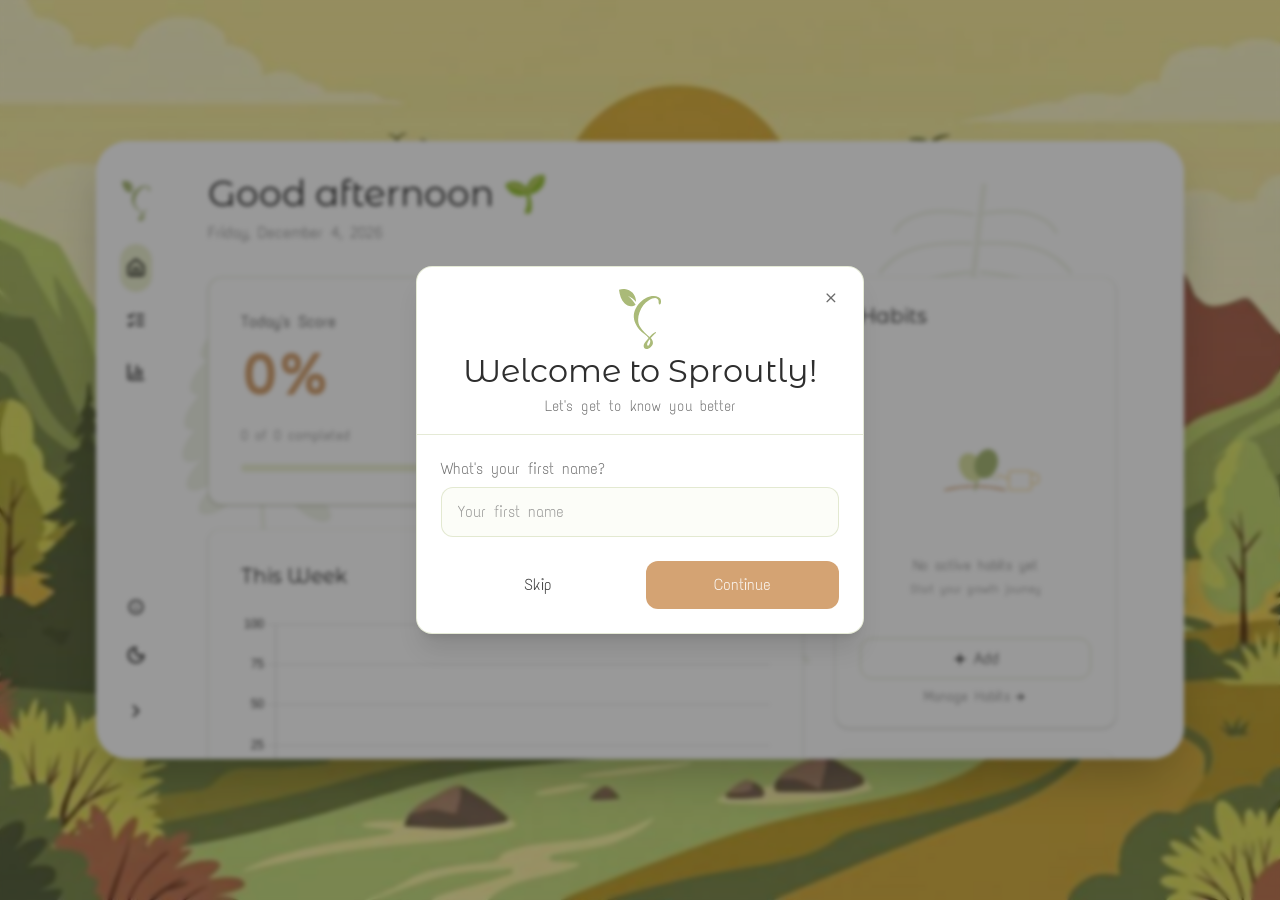
<file: index.html>
<!doctype html>
<html lang="en" class="theme-light">
<head>
  <meta charset="UTF-8" />
  <meta name="viewport" content="width=device-width, initial-scale=1.0" />
  <title>Sproutly - Habit Tracker</title>
  <link rel="stylesheet" href="./styles/core-tokens.css" />
  <link rel="stylesheet" href="./styles/app-shell.css" />
</head>
<body>
  <a href="#page-content" class="skip-link">Skip to main content</a>

  <div id="app-root" data-app-shell class="app-shell">
    <header id="mobile-header" data-shell-mobile-header class="app-mobile-header app-shell__mobile-header" aria-label="Mobile header">
      <div data-logo-group class="app-mobile-header__brand">
        <img src="./assets/brand/LogoWithText.svg" alt="Sproutly" width="83" height="32" />
      </div>
      <button type="button" data-theme-toggle class="app-mobile-header__theme-toggle" aria-label="Toggle theme">
        <img src="./assets/icons/moon.svg" data-theme-icon alt="" aria-hidden="true" width="20" height="20" />
        <span class="sr-only" data-theme-label>Dark Mode</span>
      </button>
    </header>

    <div id="app-shell" tabindex="0" data-shell-wrapper class="app-shell__layout">
      <aside id="app-sidebar" data-shell-sidebar class="app-sidebar app-shell__sidebar" aria-label="Primary navigation">
        <div data-sidebar-brand class="app-sidebar__brand">
          <img src="./assets/brand/Logo.svg" alt="" class="app-sidebar__brand-mark" aria-hidden="true" width="32" height="40" />
          <img src="./assets/brand/LogoWithText.svg" alt="Sproutly" class="app-sidebar__brand-wordmark" width="124" height="34" />
        </div>

        <nav class="app-sidebar__nav" aria-label="App pages">
          <ul class="app-sidebar__nav-list">
            <li class="app-sidebar__nav-item">
              <a href="#page=home" data-nav-page="home" class="app-sidebar__nav-link" aria-current="page" aria-label="Home">
                <img src="./assets/icons/home.svg" alt="" class="app-sidebar__nav-icon" aria-hidden="true" width="20" height="20" />
                <span class="app-sidebar__nav-label" aria-hidden="true">Home</span>
              </a>
            </li>
            <li class="app-sidebar__nav-item">
              <a href="#page=manage" data-nav-page="manage" class="app-sidebar__nav-link" aria-label="Manage habits">
                <img src="./assets/icons/list-checks.svg" alt="" class="app-sidebar__nav-icon" aria-hidden="true" width="20" height="20" />
                <span class="app-sidebar__nav-label" aria-hidden="true">Manage Habits</span>
              </a>
            </li>
            <li class="app-sidebar__nav-item">
              <a href="#page=statistics" data-nav-page="statistics" class="app-sidebar__nav-link" aria-label="Statistics">
                <img src="./assets/icons/bar-chart-3.svg" alt="" class="app-sidebar__nav-icon" aria-hidden="true" width="20" height="20" />
                <span class="app-sidebar__nav-label" aria-hidden="true">Statistics</span>
              </a>
            </li>
          </ul>
        </nav>

        <div data-sidebar-controls class="app-sidebar__controls">
          <div class="app-sidebar__utility-controls" aria-label="Sidebar utility controls">
            <button type="button" class="app-sidebar__info-button" data-open-modal="demo" aria-label="Open demo controls">
              <img src="./assets/icons/info.svg" alt="" aria-hidden="true" width="16" height="16" />
              <span class="app-sidebar__control-label" aria-hidden="true">Demo Mode</span>
            </button>
            <button type="button" data-theme-toggle class="app-sidebar__theme-toggle" aria-label="Toggle theme">
              <img src="./assets/icons/moon.svg" data-theme-icon alt="" aria-hidden="true" width="20" height="20" />
              <span class="app-sidebar__control-label" data-theme-label aria-hidden="true">Dark Mode</span>
            </button>
            <button type="button" data-sidebar-toggle class="app-sidebar__collapse-toggle" aria-label="Expand sidebar" aria-expanded="false" aria-controls="app-shell">
              <img src="./assets/icons/chevron-right.svg" alt="" aria-hidden="true" width="20" height="20" />
              <span class="app-sidebar__control-label" aria-hidden="true">Collapse</span>
            </button>
          </div>
        </div>
      </aside>

      <div id="page-shell" data-page-shell class="page-shell app-shell__page-shell">
        <main id="page-content" data-page-content class="page-shell__content app-shell__page-content">
          <div id="page-view-mount" data-page-mount class="page-shell__view-mount app-shell__page-mount" data-default-page="home" data-hash-contract="state-map">
            <section id="phase1-placeholder" class="page-shell__placeholder" aria-labelledby="phase1-title">
              <h1 id="phase1-title">Sproutly Shell Ready</h1>
              <p>Page fragments are defined in ./pages and will be injected by hash router JavaScript in phase 2.</p>
              <p>Expected default hash: #page=home</p>
            </section>
          </div>
        </main>
      </div>
    </div>

    <nav id="mobile-nav" data-shell-mobile-nav class="app-mobile-nav app-shell__mobile-nav" aria-label="Mobile app pages">
      <ul class="app-mobile-nav__list">
        <li class="app-mobile-nav__item">
          <a href="#page=home" data-nav-page="home" class="app-mobile-nav__link" aria-current="page" aria-label="Home">
            <img src="./assets/icons/home.svg" alt="" class="app-mobile-nav__icon" aria-hidden="true" width="20" height="20" />
            <span class="app-mobile-nav__label">Home</span>
          </a>
        </li>
        <li class="app-mobile-nav__item">
          <a href="#page=manage" data-nav-page="manage" class="app-mobile-nav__link" aria-label="Manage habits">
            <img src="./assets/icons/list-checks.svg" alt="" class="app-mobile-nav__icon" aria-hidden="true" width="20" height="20" />
            <span class="app-mobile-nav__label">Manage</span>
          </a>
        </li>
        <li class="app-mobile-nav__item">
          <a href="#page=statistics" data-nav-page="statistics" class="app-mobile-nav__link" aria-label="Statistics">
            <img src="./assets/icons/bar-chart-3.svg" alt="" class="app-mobile-nav__icon" aria-hidden="true" width="20" height="20" />
            <span class="app-mobile-nav__label">Stats</span>
          </a>
        </li>
      </ul>
    </nav>

    <div id="modal-root" data-modal-root class="modal-root app-shell__modal-root" aria-live="polite" aria-label="Modal container"></div>
  </div>

  <script src="./assets/vendor/chart.umd.min.js"></script>
  <script type="module" src="./js/app.js"></script>
</body>
</html>
</file>
<file: styles/core-tokens.css>
@font-face {
  font-family: "Montserrat Alternates";
  src: url("../assets/fonts/montserrat-alternates/montserrat-alternates-400-normal.woff2") format("woff2"),
       url("../assets/fonts/montserrat-alternates/montserrat-alternates-400-normal.woff") format("woff");
  font-weight: 400;
  font-style: normal;
  font-display: swap;
}

@font-face {
  font-family: "Montserrat Alternates";
  src: url("../assets/fonts/montserrat-alternates/montserrat-alternates-500-normal.woff2") format("woff2"),
       url("../assets/fonts/montserrat-alternates/montserrat-alternates-500-normal.woff") format("woff");
  font-weight: 500;
  font-style: normal;
  font-display: swap;
}

@font-face {
  font-family: "Montserrat Alternates";
  src: url("../assets/fonts/montserrat-alternates/montserrat-alternates-600-normal.woff2") format("woff2"),
       url("../assets/fonts/montserrat-alternates/montserrat-alternates-600-normal.woff") format("woff");
  font-weight: 600;
  font-style: normal;
  font-display: swap;
}

@font-face {
  font-family: "Montserrat Alternates";
  src: url("../assets/fonts/montserrat-alternates/montserrat-alternates-700-normal.woff2") format("woff2"),
       url("../assets/fonts/montserrat-alternates/montserrat-alternates-700-normal.woff") format("woff");
  font-weight: 700;
  font-style: normal;
  font-display: swap;
}

@font-face {
  font-family: "Text Me One";
  src: url("../assets/fonts/text-me-one/text-me-one-400-normal.woff2") format("woff2"),
       url("../assets/fonts/text-me-one/text-me-one-400-normal.woff") format("woff");
  font-weight: 400;
  font-style: normal;
  font-display: swap;
}

@font-face {
  font-family: "Overpass";
  src: url("../assets/fonts/overpass/overpass-400-normal.woff2") format("woff2"),
       url("../assets/fonts/overpass/overpass-400-normal.woff") format("woff");
  font-weight: 400;
  font-style: normal;
  font-display: swap;
}

@font-face {
  font-family: "Overpass";
  src: url("../assets/fonts/overpass/overpass-500-normal.woff2") format("woff2"),
       url("../assets/fonts/overpass/overpass-500-normal.woff") format("woff");
  font-weight: 500;
  font-style: normal;
  font-display: swap;
}

@font-face {
  font-family: "Overpass";
  src: url("../assets/fonts/overpass/overpass-600-normal.woff2") format("woff2"),
       url("../assets/fonts/overpass/overpass-600-normal.woff") format("woff");
  font-weight: 600;
  font-style: normal;
  font-display: swap;
}

@font-face {
  font-family: "Overpass";
  src: url("../assets/fonts/overpass/overpass-700-normal.woff2") format("woff2"),
       url("../assets/fonts/overpass/overpass-700-normal.woff") format("woff");
  font-weight: 700;
  font-style: normal;
  font-display: swap;
}

:root {
  --brand-olive: hsl(75 32% 60%);
  --brand-yellow-green: hsl(67 51% 76%);
  --brand-cream: hsl(51 95% 84%);
  --brand-sand: hsl(43 82% 80%);
  --brand-terracotta: hsl(30 53% 64%);
  --brand-ink: hsl(0 0% 18%);
  --brand-paper: hsl(0 0% 100%);

  --color-bg: hsl(51 95% 89%);
  --color-text: hsl(0 0% 18%);
  --color-surface: hsl(0 0% 100%);
  --color-surface-text: hsl(0 0% 18%);
  --color-primary: var(--brand-olive);
  --color-primary-text: hsl(0 0% 12%);
  --color-secondary: var(--brand-yellow-green);
  --color-secondary-text: hsl(0 0% 18%);
  --color-accent: var(--brand-terracotta);
  --color-accent-text: hsl(0 0% 100%);
  --color-muted: hsl(0 0% 42%);
  --color-muted-text: hsl(0 0% 42%);
  --color-border: hsl(75 32% 60% / 0.3);
  --color-danger: hsl(0 73% 50%);
  --color-danger-text: hsl(0 0% 100%);
  --color-focus-ring: var(--brand-olive);

  --sidebar-bg: hsl(0 0% 100%);
  --sidebar-text: hsl(0 0% 18%);
  --sidebar-accent: hsl(67 51% 76% / 0.5);
  --sidebar-accent-text: hsl(0 0% 18%);
  --sidebar-border: hsl(75 32% 60% / 0.2);

  --font-display: "Montserrat Alternates", sans-serif;
  --font-body: "Text Me One", sans-serif;
  --font-data: "Overpass", sans-serif;

  --font-size-base: 16px;
  --font-size-sm: 0.875rem;
  --font-size-md: 1rem;
  --font-size-lg: 1.25rem;
  --font-size-xl: 1.5rem;
  --font-size-2xl: 2rem;
  --font-size-stat: 3rem;

  --font-weight-normal: 400;
  --font-weight-medium: 500;
  --font-weight-semibold: 600;
  --font-weight-bold: 700;
  --line-height-default: 1.5;

  --space-1: 0.25rem;
  --space-2: 0.5rem;
  --space-3: 0.75rem;
  --space-4: 1rem;
  --space-5: 1.25rem;
  --space-6: 1.5rem;
  --space-8: 2rem;
  --space-10: 2.5rem;

  --radius-sm: 0.5rem;
  --radius-md: 0.75rem;
  --radius-card: 0.875rem;
  --radius-lg: 1rem;
  --radius-shell: 2rem;
  --radius-pill: 999px;

  --shadow-sm: 0 1px 2px 0 rgb(0 0 0 / 0.05);
  --shadow-md: 0 4px 6px -1px rgb(0 0 0 / 0.1), 0 2px 4px -2px rgb(0 0 0 / 0.1);
  --shadow-xl: 0 20px 25px -5px rgb(0 0 0 / 0.1), 0 8px 10px -6px rgb(0 0 0 / 0.1);
}

.dark {
  --color-bg: hsl(90 10% 11%);
  --color-text: hsl(45 18% 90%);
  --color-surface: hsl(90 8% 15%);
  --color-surface-text: hsl(45 18% 90%);
  --color-primary: var(--brand-olive);
  --color-primary-text: hsl(0 0% 12%);
  --color-secondary: hsl(67 51% 70%);
  --color-secondary-text: hsl(0 0% 18%);
  --color-accent: var(--brand-terracotta);
  --color-accent-text: hsl(0 0% 100%);
  --color-muted: hsl(45 8% 59%);
  --color-muted-text: hsl(45 8% 59%);
  --color-border: hsl(90 10% 23%);
  --color-danger: hsl(0 85% 60%);
  --color-danger-text: hsl(0 0% 100%);
  --color-focus-ring: var(--brand-olive);

  --sidebar-bg: hsl(90 8% 15%);
  --sidebar-text: hsl(45 18% 90%);
  --sidebar-accent: hsl(67 51% 76% / 0.2);
  --sidebar-accent-text: hsl(45 18% 90%);
  --sidebar-border: hsl(90 10% 23%);
}
</file>
<file: styles/app-shell.css>
*, *::before, *::after {
  box-sizing: border-box;
}

[hidden] {
  display: none !important;
}

body {
  margin: 0;
  min-height: 100%;
}

body {
  background:
    linear-gradient(180deg, rgb(253 245 195) 0%, rgb(254 246 205) 50%, rgb(232 236 197) 100%),
    linear-gradient(90deg, rgb(254 246 200) 0%, rgb(254 246 200) 100%);
  color: var(--color-text);
  font-family: var(--font-body);
  line-height: var(--line-height-default);
}

/* Custom scrollbar to match the reference design app */
::-webkit-scrollbar {
  width: 0.5rem;
  height: 0.5rem;
}

::-webkit-scrollbar-track {
  background: transparent;
}

::-webkit-scrollbar-thumb {
  background: hsl(75 32% 60% / 0.3);
  border-radius: 0.25rem;
}

::-webkit-scrollbar-thumb:hover {
  background: hsl(75 32% 60% / 0.5);
}

@keyframes shell-card-enter {
  0% {
    opacity: 0;
    transform: translateY(0.625rem) scale(0.985);
  }

  100% {
    opacity: 1;
    transform: translateY(0) scale(1);
  }
}

@keyframes page-enter {
  0% {
    opacity: 0;
    transform: translateY(0.625rem) scale(0.98);
  }

  100% {
    opacity: 1;
    transform: translateY(0) scale(1);
  }
}

@keyframes home-stagger-in {
  from {
    opacity: 0;
    transform: translateY(0.375rem);
  }

  to {
    opacity: 1;
    transform: translateY(0);
  }
}

@keyframes manage-tab-panel-in {
  from {
    opacity: 0;
    transform: translateY(0.25rem);
  }

  to {
    opacity: 1;
    transform: translateY(0);
  }
}

@keyframes manage-filter-list-in {
  from {
    opacity: 0;
    transform: translateX(-0.75rem);
  }

  to {
    opacity: 1;
    transform: translateX(0);
  }
}

@keyframes manage-filter-row-in {
  from {
    opacity: 0;
    transform: translateX(-0.5rem);
  }

  to {
    opacity: 1;
    transform: translateX(0);
  }
}

@keyframes quick-add-tab-content-in {
  0% {
    opacity: 0;
    transform: translateY(-0.45rem) scale(0.985);
  }

  70% {
    opacity: 1;
    transform: translateY(0.04rem) scale(1.01);
  }

  100% {
    opacity: 1;
    transform: translateY(0) scale(1);
  }
}

.dark body {
  background:
    linear-gradient(180deg, rgb(20 22 15) 0%, rgb(28 30 26) 50%, rgb(26 28 24) 100%),
    linear-gradient(90deg, rgb(28 31 25) 0%, rgb(28 31 25) 100%);
}

.dark ::-webkit-scrollbar-thumb {
  background: hsl(75 32% 60% / 0.2);
}

.dark ::-webkit-scrollbar-thumb:hover {
  background: hsl(75 32% 60% / 0.4);
}

.skip-link {
  position: absolute;
  left: -62.4375rem;
  top: var(--space-2);
  background: var(--color-surface);
  border: 0.0625rem solid var(--color-border);
  border-radius: var(--radius-sm);
  color: var(--color-text);
  padding: var(--space-2) var(--space-3);
  z-index: 100;
}

.skip-link:focus {
  left: var(--space-2);
}

.app-shell {
  min-height: 100vh;
  display: grid;
  place-items: center;
  padding: 2rem;
}

#app-root {
  background-color: rgb(253 245 195);
  background-image: url("../assets/decorations/Background light illustration.png");
  background-position: center;
  background-repeat: no-repeat;
  background-size: cover;
}

.dark #app-root {
  background-color: rgb(20 22 15);
  background-image: url("../assets/decorations/Background dark illustration.png");
}

#app-shell {
  display: grid;
  grid-template-columns: 5rem 1fr;
  gap: 0;
  width: min(90vw, 68rem);
  height: min(90vh, 38.65rem);
  margin: 0;
  background: var(--color-surface);
  border: 0;
  border-radius: var(--radius-shell);
  box-shadow: 0 1.5625rem 3.125rem -0.75rem rgb(0 0 0 / 0.25);
  overflow: hidden;
  animation: shell-card-enter 360ms cubic-bezier(0.2, 0.85, 0.2, 1);
  transition: grid-template-columns 220ms ease;
}

#app-sidebar {
  padding: var(--space-6) var(--space-3);
  display: flex;
  flex-direction: column;
  gap: 0;
  background: transparent;
  color: var(--sidebar-text);
  border-right: 0;
  align-items: center;
  transition: padding 220ms ease;
}

.app-sidebar__brand {
  min-height: 2.5rem;
  margin: 1rem 1rem;
}

/* .app-sidebar__brand-mark {
  width: 2rem;
  height: 2.5rem;
} */

.app-sidebar__brand-wordmark {
  display: none;
  /* width: 7.75rem;
  height: 2.125rem; */
}

#app-sidebar ul,
#mobile-nav ul {
  list-style: none;
  padding: 0;
  margin: 0;
}

.app-sidebar__nav-list {
  display: grid;
  gap: var(--space-1);
  margin-top: var(--space-8);
  justify-items: center;
}

.app-sidebar__nav {
  width: 100%;
  display: grid;
  justify-items: center;
}

.app-sidebar__nav-item {
  width: 2rem;
  display: flex;
  justify-content: center;
}

.app-sidebar__controls {
  margin-top: auto;
  padding-top: var(--space-2);
  border-top: 0;
  display: grid;
  gap: var(--space-2);
  align-items: center;
  width: 100%;
  justify-items: center;
}

.app-sidebar__nav-link {
  text-decoration: none;
  color: color-mix(in oklab, var(--sidebar-text) 72%, var(--color-muted-text) 28%);
  display: flex;
  justify-content: center;
  align-items: center;
  gap: 0;
  width: 2rem;
  height: 3rem;
  padding: 0;
  border-radius: 1rem;
  transition: background-color 150ms ease, color 150ms ease, transform 150ms ease;
}

.app-sidebar__nav-icon {
  width: 1.25rem;
  height: 1.25rem;
  display: block;
}

.app-sidebar__nav-label {
  display: inline-block;
  max-width: 0;
  opacity: 0;
  overflow: hidden;
  transform: translateX(-0.25rem);
  font-size: var(--font-size-sm);
  font-weight: var(--font-weight-normal);
  line-height: 1.2;
  white-space: nowrap;
  transition: max-width 300ms ease, opacity 300ms ease, transform 300ms ease;
}

#mobile-nav a {
  text-decoration: none;
  color: color-mix(in oklab, var(--sidebar-text) 78%, var(--color-muted-text) 22%);
  display: flex;
  align-items: center;
  min-height: 2.5rem;
  padding: var(--space-2) var(--space-3);
  border-radius: var(--radius-md);
  transition: background-color 160ms ease, color 160ms ease;
}

.app-mobile-nav__icon {
  width: 1.25rem;
  height: 1.25rem;
  display: block;
}

.app-mobile-nav__label {
  font-size: 0.75rem;
  line-height: 1.33;
}

.app-sidebar__nav-link:hover,
#mobile-nav a:hover {
  background: var(--sidebar-accent);
  color: var(--sidebar-accent-text);
}

.app-sidebar__nav-link.is-active,
#mobile-nav a.is-active {
  background: rgb(218 225 163 / 0.5);
  color: var(--sidebar-accent-text);
  font-weight: var(--font-weight-semibold);
}

.app-sidebar__nav-link:focus-visible,
#mobile-nav a:focus-visible,
.app-sidebar__info-button:focus-visible,
.app-sidebar__theme-toggle:focus-visible,
.app-sidebar__collapse-toggle:focus-visible,
.app-mobile-header__theme-toggle:focus-visible {
  outline: 0.125rem solid var(--color-focus-ring);
  outline-offset: 0.125rem;
}

.app-sidebar__info-button,
.app-sidebar__theme-toggle,
.app-sidebar__collapse-toggle,
.app-mobile-header__theme-toggle {
  width: 2rem;
  height: 2rem;
  padding: 0;
  display: inline-flex;
  align-items: center;
  justify-content: center;
  border-radius: 1rem;
  border: 0;
  background: transparent;
  color: var(--sidebar-text);
  font-weight: var(--font-weight-medium);
}

.app-sidebar__theme-toggle,
.app-sidebar__collapse-toggle {
  width: 2rem;
  height: 3rem;
}

.app-sidebar__utility-controls {
  display: grid;
  gap: var(--space-2);
  justify-content: center;
}

.app-sidebar__control-label {
  display: inline-block;
  max-width: 0;
  opacity: 0;
  overflow: hidden;
  transform: translateX(-0.25rem);
  font-size: var(--font-size-md);
  line-height: 1.5;
  white-space: nowrap;
  transition: max-width 300ms ease, opacity 300ms ease, transform 300ms ease;
}

.app-sidebar__collapse-toggle img {
  transition: transform 180ms ease;
}

.app-sidebar__theme-toggle:hover,
.app-sidebar__collapse-toggle:hover,
.app-sidebar__info-button:hover,
.app-mobile-header__theme-toggle:hover {
  background: var(--sidebar-accent);
  transform: translateY(-0.0625rem);
}

#page-shell {
  display: grid;
  grid-template-columns: 1fr;
  gap: 0;
  min-height: 0;
  background: color-mix(in oklab, var(--color-surface) 97%, var(--brand-paper) 3%);
  position: relative;
  overflow: hidden;
}

.dark #app-shell {
  background: hsl(90 8% 15%);
}

.dark #page-shell {
  background: color-mix(in oklab, hsl(90 8% 15%) 92%, hsl(82 12% 22%) 8%);
}

#page-shell::before,
#page-shell::after {
  content: none;
  display: none;
}

#page-content {
  background: transparent;
  border: 0;
  border-radius: 0;
  box-shadow: none;
  height: 100%;
  min-height: 0;
  overflow: auto;
  overflow-x: hidden;
  padding: 2rem;
  position: relative;
  z-index: 1;
}

#page-view-mount.page-transition-enter {
  animation: page-enter 320ms cubic-bezier(0.2, 0.85, 0.2, 1);
  transform-origin: center top;
}

.app-shell--sidebar-expanded #app-shell {
  grid-template-columns: 15.5rem 1fr;
}

.app-shell--sidebar-expanded #app-sidebar {
  align-items: stretch;
  padding-left: var(--space-5);
  padding-right: var(--space-5);
}

.app-shell--sidebar-expanded .app-sidebar__brand {
  justify-content: flex-start;
}

.app-shell--sidebar-expanded .app-sidebar__brand-mark {
  display: none;
}

.app-shell--sidebar-expanded .app-sidebar__brand-wordmark {
  display: block;
}

.app-shell--sidebar-expanded .app-sidebar__nav-link {
  width: 100%;
  justify-content: flex-start;
  gap: var(--space-3);
  padding: 0 var(--space-2);
}

.app-shell--sidebar-expanded .app-sidebar__nav {
  justify-items: stretch;
}

.app-shell--sidebar-expanded .app-sidebar__nav-list {
  justify-items: stretch;
}

.app-shell--sidebar-expanded .app-sidebar__nav-item {
  width: 100%;
}

.app-shell--sidebar-expanded .app-sidebar__nav-label {
  max-width: 8rem;
  opacity: 1;
  transform: translateX(0);
}

.app-shell--sidebar-expanded .app-sidebar__controls {
  align-items: stretch;
  justify-items: stretch;
}

.app-shell--sidebar-expanded .app-sidebar__info-button,
.app-shell--sidebar-expanded .app-sidebar__theme-toggle,
.app-shell--sidebar-expanded .app-sidebar__collapse-toggle {
  width: 100%;
}

.app-shell--sidebar-expanded .app-sidebar__utility-controls {
  justify-content: start;
  justify-items: stretch;
}

.app-shell--sidebar-expanded .app-sidebar__info-button,
.app-shell--sidebar-expanded .app-sidebar__theme-toggle,
.app-shell--sidebar-expanded .app-sidebar__collapse-toggle {
  justify-content: flex-start;
  gap: var(--space-3);
  padding-inline: var(--space-3);
}

.app-shell--sidebar-expanded .app-sidebar__control-label {
  max-width: 10rem;
  opacity: 1;
  transform: translateX(0);
}

.app-shell--sidebar-expanded .app-sidebar__collapse-toggle img {
  transform: rotate(180deg);
}

.dark .app-sidebar__nav-link,
.dark #mobile-nav a,
.dark .app-sidebar__control-label,
.dark .app-sidebar__nav-label {
  color: hsl(45 18% 90%);
}

.dark .app-sidebar__nav-link.is-active,
.dark #mobile-nav a.is-active {
  color: hsl(45 18% 90%);
}

.dark .app-sidebar__theme-toggle:hover,
.dark .app-sidebar__collapse-toggle:hover,
.dark .app-sidebar__info-button:hover,
.dark .app-mobile-header__theme-toggle:hover {
  background: hsl(67 51% 76% / 0.2);
}

.dark .app-sidebar__nav-icon,
.dark .app-sidebar__info-button img,
.dark .app-sidebar__theme-toggle img,
.dark .app-sidebar__collapse-toggle img,
.dark .app-mobile-header__theme-toggle img {
  filter: brightness(0) invert(1);
}

.dark .app-mobile-nav__icon {
  filter: brightness(0) invert(1);
}

.page-header {
  margin-bottom: var(--space-6);
}

.sr-only {
  position: absolute;
  width: 0.0625rem;
  height: 0.0625rem;
  padding: 0;
  margin: -0.0625rem;
  overflow: hidden;
  clip: rect(0, 0, 0, 0);
  white-space: nowrap;
  border: 0;
}

.page-actions,
.mobile-actions {
  display: flex;
  flex-wrap: wrap;
  gap: var(--space-2);
}

.quick-actions {
  display: none;
}

.page-actions {
  margin-top: var(--space-3);
}

.mobile-actions {
  justify-content: flex-end;
}

.manage-actions-row {
  display: flex;
  justify-content: flex-end;
  margin-bottom: var(--space-3);
}

.manage-search-form {
  display: grid;
  grid-template-columns: 1fr;
  gap: var(--space-2);
  margin-bottom: var(--space-3);
}

.manage-search-form label {
  font-size: var(--font-size-sm);
  color: var(--color-muted-text);
}

.manage-search-form input[type="search"] {
  width: 100%;
  border: 0.0625rem solid var(--color-border);
  background: var(--color-surface);
  border-radius: var(--radius-sm);
  padding: var(--space-2) var(--space-3);
}

@media (min-width: 43.75rem) {
  .manage-search-form {
    grid-template-columns: 1fr auto;
    align-items: end;
  }

  .manage-search-form label {
    grid-column: 1 / -1;
  }
}

.dev-note {
  border: 0.0625rem dashed var(--color-border);
  border-radius: var(--radius-md);
  background: color-mix(in oklab, var(--color-surface) 85%, var(--color-secondary) 15%);
  padding: var(--space-3);
}

.dev-note p {
  margin: 0;
  color: var(--color-muted-text);
}

.muted-copy {
  color: var(--color-muted-text);
  font-size: var(--font-size-sm);
}

.page-view {
  position: relative;
}

.home-page,
.manage-page,
.stats-page {
  display: grid;
  gap: 1.5rem;
}

.home-page {
  position: relative;
  gap: 2rem;
}

.home-page::before,
.home-page::after {
  content: "";
  position: absolute;
  pointer-events: none;
  opacity: 0.13;
  z-index: 0;
  background-repeat: no-repeat;
  background-size: contain;
}

.home-page::before {
  left: -5rem;
  top: 5.8rem;
  width: 18rem;
  height: 34rem;
  background-image: url("../assets/decorations/leaf-fern-frond.svg");
}

.home-page::after {
  right: -1.5rem;
  top: -1rem;
  width: 21rem;
  height: 18rem;
  background-image: url("../assets/decorations/leaf-palm-frond.svg");
}

.home-layout::before {
  content: "";
  position: absolute;
  left: 18.5rem;
  top: 12.25rem;
  width: 24rem;
  height: 24rem;
  pointer-events: none;
  opacity: 0.09;
  background: url("../assets/decorations/leaf-monstera.svg") no-repeat center / contain;
  z-index: 0;
}

.home-layout > * {
  position: relative;
  z-index: 1;
}

.home-page > * {
  position: relative;
  z-index: 1;
}

.stats-page {
  position: relative;
  gap: 2rem;
}

.stats-page::before,
.stats-page::after {
  content: "";
  position: absolute;
  pointer-events: none;
  background-repeat: no-repeat;
  background-size: contain;
  z-index: 0;
}

.stats-page::before {
  left: -4.5rem;
  top: 5.6rem;
  width: 17rem;
  height: 26rem;
  opacity: 0.08;
  background-image: url("../assets/decorations/leaf-fern-frond.svg");
}

.stats-page::after {
  right: -2.25rem;
  top: -2rem;
  width: 21rem;
  height: 18rem;
  opacity: 0.07;
  background-image: url("../assets/decorations/leaf-palm-frond.svg");
}

.stats-page > * {
  position: relative;
  z-index: 1;
}

.manage-page {
  position: relative;
}

.manage-page::before,
.manage-page::after {
  content: "";
  position: absolute;
  pointer-events: none;
  background-repeat: no-repeat;
  background-size: contain;
  z-index: 0;
}

.manage-page::before {
  left: -4.5rem;
  top: 5.6rem;
  width: 17rem;
  height: 26rem;
  opacity: 0.08;
  background-image: url("../assets/decorations/leaf-fern-frond.svg");
}

.manage-page::after {
  right: -2.25rem;
  top: -2rem;
  width: 21rem;
  height: 18rem;
  opacity: 0.07;
  background-image: url("../assets/decorations/leaf-palm-frond.svg");
}

.manage-page > * {
  position: relative;
  z-index: 1;
}

.page-header {
  margin-bottom: 0;
}

.page-header__title {
  margin: 0;
  font-family: var(--font-display);
  font-size: 2.25rem;
  line-height: 2.5rem;
  font-weight: var(--font-weight-normal);
  color: var(--color-text);
}

.page-header__subtitle {
  margin: var(--space-2) 0 0;
  font-size: 1rem;
  line-height: 1.5rem;
  color: color-mix(in oklab, var(--color-muted-text) 86%, transparent);
}

.home-layout {
  position: relative;
  display: grid;
  grid-template-columns: minmax(0, 37.1667rem) minmax(0, 17.5833rem);
  gap: 2rem;
  max-width: 56.75rem;
  width: 100%;
  align-items: start;
}

.home-dashboard,
.home-trackers {
  display: grid;
  gap: 1.5rem;
  align-content: start;
}

.home-dashboard__metrics {
  display: grid;
  grid-template-columns: repeat(2, minmax(0, 1fr));
  gap: 1.5rem;
}

[data-home-trackers-grid] {
  display: grid;
  grid-template-columns: 1fr;
  gap: 1.5rem;
}

.home-dashboard__metric-card,
.weekly-chart,
.tracker-card,
.manage-habit-card,
.manage-todo-row,
.stat-card,
.stats-page__streak-card,
.stats-page__chart {
  border: 0.0625rem solid color-mix(in oklab, var(--color-border) 35%, transparent);
  border-radius: var(--radius-card);
  background: color-mix(in oklab, var(--color-surface) 96%, var(--brand-paper) 4%);
  box-shadow: 0 0.0625rem 0.1875rem rgb(0 0 0 / 0.1), 0 0.0625rem 0.125rem rgb(0 0 0 / 0.1);
}

.card--interactive {
  transition: transform 150ms ease, box-shadow 150ms ease, border-color 150ms ease;
}

.card--interactive:hover {
  transform: translateY(-0.125rem);
  box-shadow: 0 0.75rem 1.125rem -0.875rem rgb(0 0 0 / 0.32);
}

.card--interactive:focus-visible {
  outline: 0.125rem solid var(--color-focus-ring);
  outline-offset: 0.125rem;
}

.home-dashboard__metric-card {
  border-color: transparent;
  padding: 2rem;
  height: 14.25rem;
  display: flex;
  flex-direction: column;
  justify-content: space-between;
}

.home-metric__head {
  display: flex;
  align-items: center;
  justify-content: space-between;
  gap: 0.75rem;
  margin-bottom: 0;
  flex-shrink: 0;
}

.home-dashboard,
.home-trackers__title,
.home-dashboard__section-title,
.manage-habit-card__title,
.stat-card .card__title,
.stats-page__streak-card .card__title,
.stats-page h2 {
  margin: 0;
  font-family: var(--font-display);
  font-weight: var(--font-weight-normal);
  color: var(--color-text);
}

.home-dashboard,
.manage-habit-card__title,
.stats-page h2 {
  font-size: var(--font-size-2xl);
  line-height: 1.2;
}

.card__title {
  font-family: var(--font-body);
  font-size: var(--font-size-md);
  line-height: 1.5;
  font-weight: var(--font-weight-normal);
  margin: 0;
  flex: 1;
}

.home-dashboard__section-title,
.tracker-card__title {
  font-size: var(--font-size-lg);
  line-height: 1.4;
}

.home-dashboard__section-title {
  line-height: 1.75rem;
}

.home-metric__icon {
  width: 1.25rem;
  height: 1.25rem;
  flex-shrink: 0;
  opacity: 0.72;
}

.home-metric__icon--accent {
  filter: hue-rotate(-18deg) saturate(1.2);
}

.home-metric__icon--streak-active {
  filter: none;
  opacity: 1;
}

.home-dashboard__metric-card .card__value {
  margin: 0;
  font-family: var(--font-data);
  font-size: 3.75rem;
  line-height: 1;
  font-weight: var(--font-weight-bold);
  color: var(--brand-terracotta);
  flex-shrink: 0;
}

.home-metric__unit {
  margin: 0 0 0.75rem;
  font-size: 1.125rem;
  line-height: 1.56;
  color: var(--color-text);
}

.home-dashboard__metric-card .card__meta {
  margin: 0;
  font-size: var(--font-size-sm);
  line-height: 1.43;
  color: color-mix(in oklab, var(--color-muted-text) 86%, transparent);
}

.home-dashboard__metric-card--daily .card__value {
  margin-bottom: 0;
}

.home-dashboard__metric-card--daily .card__meta {
  margin-bottom: 0;
}

.home-dashboard__metric-card--streak .card__value {
  margin-bottom: 0;
}

.home-metric__progress {
  width: 100%;
  height: 0.5rem;
  border-radius: 999rem;
  overflow: hidden;
  background: color-mix(in oklab, var(--color-secondary) 42%, var(--color-surface) 58%);
  flex-shrink: 0;
}

.home-metric__progress > span {
  display: block;
  height: 100%;
  border-radius: inherit;
  background: color-mix(in oklab, var(--color-primary) 85%, black 15%);
}

.weekly-chart {
  padding: 2rem;
  min-height: 19.75rem;
  display: grid;
  align-content: start;
  gap: 1.5rem;
}

.home-weekly-chart-canvas-wrap {
  position: relative;
  min-height: 12.5rem;
  height: 12.5rem;
}

.home-weekly-chart-canvas-wrap canvas {
  width: 100% !important;
  height: 100% !important;
}

.weekly-chart__layout {
  display: grid;
  grid-template-columns: 1.3125rem 1fr;
  gap: 1rem;
  align-items: end;
  height: 12.5rem;
}

.weekly-chart__axis {
  min-height: 12.5rem;
  display: grid;
  align-content: space-between;
  justify-items: end;
  font-family: var(--font-data);
  font-size: 0.75rem;
  line-height: 1;
  color: color-mix(in oklab, var(--color-text) 96%, transparent);
  padding-bottom: 0.9375rem;
}

.weekly-chart__bars {
  min-height: 12.5rem;
  display: grid;
  grid-template-columns: repeat(7, minmax(0, 1fr));
  gap: 0.875rem;
  align-items: end;
  padding-bottom: 0.9375rem;
}

.weekly-chart__bar {
  position: relative;
  height: 8.25rem;
  border-radius: 0.5rem;
  overflow: hidden;
  background: color-mix(in oklab, var(--color-secondary) 35%, var(--color-surface) 65%);
}

.weekly-chart__bar > span {
  position: absolute;
  left: 0;
  right: 0;
  bottom: 0;
  border-radius: 0.5rem 0.5rem 0 0;
  background: color-mix(in oklab, var(--color-primary) 85%, black 15%);
}

.weekly-chart__bar--accent > span {
  background: var(--brand-terracotta);
}

.weekly-chart__bar::after {
  content: attr(data-day);
  position: absolute;
  left: 50%;
  bottom: -1.15rem;
  transform: translateX(-50%);
  color: color-mix(in oklab, var(--color-text) 96%, transparent);
  font-family: var(--font-data);
  font-size: 0.75rem;
  line-height: 1;
}

.tracker-card__title {
  margin: 0;
  font-family: var(--font-display);
  font-size: var(--font-size-lg);
  line-height: 1.4;
  font-weight: var(--font-weight-normal);
  color: var(--color-text);
}

.tracker-card {
  max-height: 30rem;
}

.tracker-card--habits {
  display: flex;
  flex-direction: column;
  gap: 1rem;
  padding: 1.5rem 1.5rem 1.25rem;
}

.tracker-card__list {
  list-style: none;
  padding: 0;
  margin: var(--space-4) 0 0;
  display: grid;
  gap: 0.5rem;
}

.tracker-card--habits .tracker-card__list {
  margin-top: 0;
  gap: 0.5rem;
  max-height: 25rem;
  overflow-y: auto;
}

.tracker-card__item {
  display: grid;
  align-items: center;
  gap: 0.625rem;
  font-size: var(--font-size-md);
  line-height: 1.5;
  color: color-mix(in oklab, var(--color-text) 84%, transparent);
}

.tracker-card--habits .tracker-card__item {
  grid-template-columns: 1.25rem 1fr auto;
  min-height: 3rem;
  padding-inline: 0.75rem;
  border-radius: 0.75rem;
  gap: 0.75rem;
}

.tracker-card--habits .tracker-card__item.is-done {
  opacity: 0.6;
}

.tracker-card--todos .tracker-card__item {
  grid-template-columns: 1.25rem 1fr;
  align-items: start;
  padding-block: 0.375rem;
}

.tracker-card--todos {
  display: flex;
  flex-direction: column;
  gap: 1rem;
  padding: 1.5rem 1.5rem 1.25rem;
}

.tracker-card--todos .tracker-card__list {
  margin-top: 0;
  gap: 0.5rem;
  max-height: 25rem;
  overflow-y: auto;
}

.tracker-card--todos .tracker-card__item {
  padding-inline: 0.75rem;
  border-radius: 0.75rem;
  gap: 0.75rem;
  align-items: center;
}

.tracker-card--todos .tracker-card__item.is-done {
  display: none;
}

.tracker-card__empty {
  width: 100%;
  display: none;
  justify-items: center;
  gap: 0.375rem;
  text-align: center;
  padding: 1.5rem 0.75rem;
}

/* JS-ready state hooks for future behavior wiring */
.tracker-card--habits.is-empty-active .tracker-card__list,
.tracker-card--todos.is-empty-visible .tracker-card__list {
  display: none;
}

.tracker-card--habits.is-empty-active .tracker-card__empty,
.tracker-card--todos.is-empty-visible .tracker-card__empty {
  display: grid;
}

/* CSS-only behavior: show todos empty fallback when no unchecked todo items remain */
.tracker-card--todos:not(:has(.tracker-card__list .tracker-card__item:not(.is-done))) .tracker-card__list {
  display: none;
}

.tracker-card--todos:not(:has(.tracker-card__list .tracker-card__item:not(.is-done))) .tracker-card__empty {
  display: grid;
}

.tracker-card__empty-illustration {
  width: 11.25rem;
  height: auto;
  max-width: 100%;
}

.tracker-card__empty-title {
  margin: 0;
  font-size: 0.875rem;
  line-height: 1.43;
  color: color-mix(in oklab, var(--color-muted-text) 90%, transparent);
}

.tracker-card__empty-copy {
  margin: 0;
  font-size: 0.75rem;
  line-height: 1.33;
  color: color-mix(in oklab, var(--color-muted-text) 78%, transparent);
}

.tracker-card__check {
  width: 1.125rem;
  height: 1.125rem;
  border-radius: 0.1875rem;
  border: 0.1rem solid color-mix(in oklab, var(--color-primary) 62%, white 38%);
  display: inline-flex;
  align-items: center;
  justify-content: center;
  font-size: 0.75rem;
  line-height: 1;
}

.tracker-card__check-button,
.manage-item-check {
  appearance: none;
  -webkit-appearance: none;
  background: transparent;
  color: transparent;
  cursor: pointer;
  display: inline-flex;
  align-items: center;
  justify-content: center;
  margin: 0;
  padding: 0;
  position: relative;
  transition: border-color 150ms ease, background-color 150ms ease, color 150ms ease;
}

.tracker-card__check-button::before,
.manage-item-check::before {
  content: "";
  width: 0.75rem;
  height: 0.75rem;
  opacity: 0;
  transform: scale(0.7);
  transition: opacity 150ms ease, transform 150ms ease;
  background: currentColor;
  mask: url("../assets/icons/checkmark.svg") no-repeat center / contain;
  -webkit-mask: url("../assets/icons/checkmark.svg") no-repeat center / contain;
}

.tracker-card__check-button:focus-visible,
.manage-item-check:focus-visible {
  outline: 0.125rem solid var(--color-focus-ring);
  outline-offset: 0.125rem;
}

.tracker-card--habits .tracker-card__check {
  width: 1.25rem;
  height: 1.25rem;
  border-radius: 999rem;
  border-width: 0.1rem;
  border-color: #a9ba78;
}

.tracker-card__item.is-done .tracker-card__check {
  color: #5f7344;
}

.tracker-card--habits .tracker-card__item.is-done .tracker-card__check {
  background: #a9ba78;
  border-color: #a9ba78;
}

.tracker-card__check-button[aria-pressed="true"]::before {
  opacity: 1;
  transform: scale(1);
}

.tracker-card__item.is-done .tracker-card__text {
  text-decoration: line-through;
  text-decoration-thickness: 0.0625rem;
  color: color-mix(in oklab, var(--color-muted-text) 84%, transparent);
}

.tracker-card--habits .tracker-card__text {
  font-size: 1rem;
  line-height: 1.5;
  color: var(--color-text);
}

.tracker-card__content {
  display: grid;
  gap: 0.25rem;
}

.tracker-card__meta {
  font-size: 0.75rem;
  line-height: 1.33;
  color: color-mix(in oklab, var(--color-muted-text) 88%, transparent);
}

.tracker-card__check--todo {
  border-color: #f6dea2;
}

.tracker-card--todos .tracker-card__check--todo {
  width: 1.25rem;
  height: 1.25rem;
  border-radius: 0.25rem;
  border-width: 0.1rem;
}

.tracker-card--todos .tracker-card__item.is-done .tracker-card__check--todo {
  background: #f6dea2;
  border-color: #f6dea2;
  color: #5f7344;
}

.tracker-card__tag,
.manage-chip {
  display: inline-flex;
  align-items: center;
  gap: 0.25rem;
  border-radius: 999rem;
  min-height: 1.5rem;
  padding: 0.125rem 0.625rem;
  font-size: 0.75rem;
  line-height: 1.33;
  color: color-mix(in oklab, var(--color-muted-text) 88%, transparent);
  background: color-mix(in oklab, var(--color-secondary) 24%, var(--color-surface) 76%);
}

.tracker-card--habits .tracker-card__tag {
  min-height: 1.5rem;
  padding: 0.25rem 0.5rem;
  font-size: 0.75rem;
  line-height: 1.3334;
  color: var(--color-text);
  background: color-mix(in oklab, var(--color-secondary) 56%, var(--color-surface) 44%);
}

.tracker-card--habits .tracker-card__tag img {
  width: 0.75rem;
  height: 0.75rem;
}

.tracker-card__actions {
  display: grid;
  gap: var(--space-2);
  margin-top: var(--space-4);
}

.tracker-card--habits .tracker-card__actions {
  gap: 0.5rem;
  margin-top: 0;
}

.tracker-card__action {
  width: 100%;
  border: 0;
  border-radius: 0.625rem;
  min-height: 2.6rem;
  padding: 0.4rem 0.75rem;
  font-size: var(--font-size-md);
  line-height: 1.5;
  display: inline-flex;
  align-items: center;
  justify-content: center;
  gap: 0.375rem;
  background: color-mix(in oklab, var(--color-primary) 18%, var(--color-surface) 82%);
  transition: background-color 150ms ease, border-color 150ms ease, color 150ms ease;
}

.tracker-card__action:hover {
  background: color-mix(in oklab, var(--color-accent) 10%, var(--color-surface) 90%);
}

.tracker-card__action:focus-visible {
  outline: 0.125rem solid var(--color-focus-ring);
  outline-offset: 0.125rem;
}

.tracker-card--habits .tracker-card__action {
  min-height: 2.6rem;
  border: 0.05rem solid color-mix(in oklab, var(--color-primary) 42%, transparent);
  border-radius: 0.75rem;
  background: transparent;
  color: var(--color-text);
}

.tracker-card__action-icon {
  width: 1rem;
  height: 1rem;
  display: block;
}

.tracker-card__action--todo {
  background: color-mix(in oklab, var(--brand-sand) 30%, var(--color-surface) 70%);
}

.tracker-card--todos .tracker-card__content {
  gap: 0.25rem;
}

.tracker-card--todos .tracker-card__text {
  font-size: 1rem;
  line-height: 1.5;
  color: var(--color-text);
}

.tracker-card--todos .tracker-card__meta {
  font-size: 0.75rem;
  line-height: 1.3334;
}

.tracker-card--todos .tracker-card__actions {
  gap: 0.5rem;
  margin-top: 0;
}

.tracker-card--todos .tracker-card__action {
  min-height: 2.6rem;
  border: 0.05rem solid color-mix(in oklab, var(--color-primary) 42%, transparent);
  border-radius: 0.75rem;
  background: transparent;
  color: var(--color-text);
}

.tracker-card--todos .tracker-card__manage-link {
  font-size: 0.875rem;
  line-height: 1.43;
}

.tracker-card__manage-link {
  width: fit-content;
  justify-self: center;
  color: color-mix(in oklab, var(--color-muted-text) 88%, transparent);
  font-size: var(--font-size-sm);
  line-height: 1.43;
  text-decoration: none;
  display: inline-flex;
  align-items: center;
  gap: 0.25rem;
}

.tracker-card--habits .tracker-card__manage-link {
  font-size: 0.875rem;
  line-height: 1.43;
}

.tracker-card__manage-link-icon {
  width: 0.75rem;
  height: 0.75rem;
  display: block;
}

.tracker-card__manage-link:hover {
  color: var(--color-text);
}

.tracker-card__manage-link:focus-visible {
  outline: 0.125rem solid var(--color-focus-ring);
  outline-offset: 0.125rem;
  border-radius: var(--radius-sm);
}

#page-view-mount.page-transition-enter .home-dashboard__metric-card,
#page-view-mount.page-transition-enter .home-dashboard__weekly,
#page-view-mount.page-transition-enter .home-trackers {
  animation: home-stagger-in 280ms ease both;
}

#page-view-mount.page-transition-enter .home-dashboard__metric-card:nth-child(1) {
  animation-delay: 40ms;
}

#page-view-mount.page-transition-enter .home-dashboard__metric-card:nth-child(2) {
  animation-delay: 90ms;
}

#page-view-mount.page-transition-enter .home-dashboard__weekly {
  animation-delay: 130ms;
}

#page-view-mount.page-transition-enter .home-trackers {
  animation-delay: 170ms;
}

.manage-page__mode-tabs {
  width: fit-content;
  min-width: 12.08rem;
  border: 0.05rem solid color-mix(in oklab, var(--color-border) 88%, transparent);
  border-radius: 0.75rem;
  padding: 0.1875rem;
  gap: 0.5rem;
  justify-content: space-around;
  align-items: center;
}

.segmented-control__button--mode {
  min-width: 5.3rem;
  min-height: 2.5rem;
  border: 0;
  border-radius: 0.625rem;
  padding: 0.25rem 0.75rem;
  font-size: 1rem;
  line-height: 1.5;
}

.manage-page [data-manage-mode][aria-selected="true"] {
  box-shadow: 0 0.0625rem 0.1875rem rgb(0 0 0 / 0.1), 0 0.0625rem 0.125rem rgb(0 0 0 / 0.1);
}

.manage-page [data-manage-mode][aria-selected="false"] {
  background: transparent;
  color: var(--color-muted-text);
}

.manage-page__filter-section,
.manage-page__section {
  display: grid;
  gap: 1rem;
  align-content: start;
  animation: manage-tab-panel-in 220ms ease both;
}

.manage-page [data-manage-mode],
.manage-page [data-todo-filter] {
  transition: background-color 180ms ease, color 180ms ease, border-color 180ms ease, box-shadow 180ms ease, transform 180ms ease;
}

.manage-page [data-manage-mode][aria-selected="true"],
.manage-page [data-todo-filter][aria-selected="true"] {
  transform: translateY(-0.03125rem);
}

.manage-page [data-manage-mode][aria-selected="false"],
.manage-page [data-todo-filter][aria-selected="false"] {
  transform: translateY(0);
}

.manage-page__filter-tabs {
  display: flex;
  flex-wrap: wrap;
  gap: 0.5rem;
}

.manage-page [data-todo-filter][aria-selected="false"] {
  background: color-mix(in oklab, var(--color-surface) 95%, var(--brand-paper) 5%);
  color: color-mix(in oklab, var(--color-muted-text) 92%, transparent);
}

.segmented-control__button--filter {
  display: inline-flex;
  align-items: center;
  gap: 0.375rem;
  border: 0.05rem solid color-mix(in oklab, var(--color-border) 88%, transparent);
  border-radius: 0.75rem;
  min-height: 2.35rem;
  padding: 0.35rem 0.875rem;
  font-size: 0.875rem;
  line-height: 1.25;
  background: color-mix(in oklab, var(--color-surface) 95%, var(--brand-paper) 5%);
}

.manage-page__filter-icon {
  width: 1rem;
  height: 1rem;
  opacity: 0.74;
  flex-shrink: 0;
}

[data-todo-filter][aria-selected="true"] .manage-page__filter-icon {
  filter: brightness(0) invert(1);
  opacity: 0.96;
}

.manage-page__toolbar {
  display: grid;
  grid-template-columns: 1fr auto;
  gap: 1rem;
  align-items: center;
}

.manage-search-form {
  margin: 0;
}

.form-field--search {
  position: relative;
}

.manage-page__search-icon {
  position: absolute;
  left: 0.875rem;
  top: 50%;
  transform: translateY(-50%);
  opacity: 0.56;
}

.manage-page .form-field--search .form-field__input {
  min-height: 3.1rem;
  border-radius: 0.75rem;
  padding-left: 2.5rem;
  padding-right: 1rem;
  font-size: 1rem;
  line-height: 1.5;
  background: color-mix(in oklab, var(--color-surface) 97%, var(--brand-paper) 3%);
}

.manage-page__new-button {
  border: 0;
  border-radius: 0.75rem;
  min-height: 3.1rem;
  min-width: 8.95rem;
  padding: 0.5rem 1.125rem;
  display: inline-flex;
  align-items: center;
  justify-content: center;
  gap: 0.5rem;
  font-size: 1rem;
  line-height: 1.5;
  font-weight: var(--font-weight-normal);
  color: hsl(0 0% 100%);
  background: var(--brand-terracotta);
}

.manage-page__new-icon {
  width: 1.25rem;
  height: 1.25rem;
  display: block;
  filter: brightness(0) invert(1);
}

.manage-page__habit-grid {
  display: grid;
  grid-template-columns: repeat(3, minmax(0, 1fr));
  gap: 1rem;
}

.manage-habit-card {
  padding: 1.5rem;
  min-height: 11.4rem;
  display: grid;
  gap: 0.75rem;
}

.manage-habit-card__head {
  display: grid;
  grid-template-columns: 1fr;
  align-items: center;
  gap: 0;
}

.manage-habit-card__title {
  margin: 0;
  font-size: 1.125rem;
  line-height: 1.56;
  font-weight: var(--font-weight-normal);
}

.manage-habit-card__meta {
  display: flex;
  flex-wrap: wrap;
  gap: 0.5rem;
}

.manage-chip {
  min-height: 1.75rem;
  padding: 0.25rem 0.75rem;
  font-size: 0.875rem;
  line-height: 1.25;
}

.manage-chip--streak {
  background: color-mix(in oklab, var(--brand-terracotta) 16%, var(--color-surface) 84%);
}

.manage-habit-card__footer {
  border-top: 0.05rem solid color-mix(in oklab, var(--color-border) 88%, transparent);
  padding-top: 0.8rem;
  display: flex;
  align-items: center;
  justify-content: space-between;
  gap: 0.75rem;
}

.toggle-row {
  display: inline-flex;
  align-items: center;
  gap: 0.5rem;
  font-size: 0.875rem;
  line-height: 1.25;
  color: color-mix(in oklab, var(--color-muted-text) 88%, transparent);
}

.manage-toggle {
  -webkit-appearance: none;
  appearance: none;
  border: 0;
  display: inline-block;
  width: 2rem;
  height: 1.15rem;
  border-radius: 999rem;
  background: color-mix(in oklab, var(--color-primary) 30%, var(--color-border) 70%);
  cursor: pointer;
  position: relative;
  transition: background-color 180ms ease, box-shadow 180ms ease;
}

.manage-toggle::after {
  content: "";
  position: absolute;
  top: 0.125rem;
  left: 0.125rem;
  width: 0.9rem;
  height: 0.9rem;
  border-radius: 50%;
  background: hsl(0 0% 100%);
  transition: transform 180ms ease;
}

.manage-toggle:checked {
  background: color-mix(in oklab, var(--color-primary) 72%, white 28%);
}

.manage-toggle:checked::after {
  transform: translateX(0.85rem);
}

.manage-toggle:focus-visible {
  outline: 0.125rem solid var(--color-focus-ring);
  outline-offset: 0.125rem;
}

.manage-habit-card__actions,
.manage-todo-row__actions {
  display: inline-flex;
  gap: 0.5rem;
}

.manage-icon-button {
  border: 0;
  border-radius: 0.5rem;
  width: 2rem;
  height: 2rem;
  padding: 0;
  display: inline-flex;
  align-items: center;
  justify-content: center;
  background: transparent;
  color: color-mix(in oklab, var(--color-muted-text) 90%, transparent);
}

.manage-icon-button img {
  opacity: 0.72;
}

.manage-icon-button:hover {
  background: color-mix(in oklab, var(--color-secondary) 20%, transparent);
}

.manage-page__todo-list {
  display: grid;
  gap: 0.75rem;
}

.manage-page__todo-list.is-filter-switching {
  animation: manage-filter-list-in 170ms cubic-bezier(0.4, 0, 0.2, 1) both;
}

.manage-page__todo-list.is-filter-switching .manage-todo-row {
  animation: manage-filter-row-in 140ms cubic-bezier(0.4, 0, 0.2, 1) both;
}

.manage-page__todo-list.is-filter-switching .manage-todo-row:nth-child(1) {
  animation-delay: 12ms;
}

.manage-page__todo-list.is-filter-switching .manage-todo-row:nth-child(2) {
  animation-delay: 24ms;
}

.manage-page__todo-list.is-filter-switching .manage-todo-row:nth-child(3) {
  animation-delay: 36ms;
}

.manage-page__todo-list.is-filter-switching .manage-todo-row:nth-child(4) {
  animation-delay: 48ms;
}

.manage-page__todo-list.is-filter-switching .manage-todo-row:nth-child(5) {
  animation-delay: 60ms;
}

.manage-page__todo-list.is-filter-switching .manage-todo-row:nth-child(6) {
  animation-delay: 72ms;
}

.manage-todo-row {
  min-height: 4.1rem;
  display: grid;
  grid-template-columns: 1.25rem 1fr auto;
  align-items: center;
  gap: 0.75rem;
  padding: 1rem 1.05rem;
}

.manage-item-check {
  width: 1.25rem;
  height: 1.25rem;
  border: 0.1rem solid transparent;
}

.manage-item-check--habit {
  border-radius: 999rem;
  border-color: #a9ba78;
}

.manage-item-check--todo {
  border-radius: 0.25rem;
  border-width: 0.1rem;
  border-color: color-mix(in oklab, var(--color-primary) 62%, transparent);
}

.manage-item-check[aria-pressed="true"]::before {
  opacity: 1;
  transform: scale(1);
}

.manage-item-check--habit[aria-pressed="true"] {
  background: #a9ba78;
  border-color: #a9ba78;
  color: #5f7344;
}

.manage-item-check--todo[aria-pressed="true"] {
  background: #f6dea2;
  border-color: #f6dea2;
  color: #5f7344;
}

.manage-todo-row__text {
  margin: 0;
  font-size: 1rem;
  line-height: 1.5;
  color: color-mix(in oklab, var(--color-text) 84%, transparent);
}

.manage-todo-row.is-done .manage-todo-row__text,
.manage-habit-card.is-done .manage-habit-card__title {
  color: color-mix(in oklab, var(--color-muted-text) 84%, transparent);
  text-decoration: line-through;
  text-decoration-thickness: 0.0625rem;
}

.manage-habit-card.is-done {
  opacity: 0.72;
}

.stats-page__summary-grid {
  display: grid;
  grid-template-columns: repeat(4, minmax(0, 1fr));
  gap: 1rem;
}

.stat-card {
  padding: 1.5rem;
  min-height: 9.85rem;
  display: grid;
  align-content: start;
  gap: 0.5rem;
}

.stat-card,
.stats-page__streak-card,
.stats-page__chart {
  border-width: 0.05rem;
  border-color: var(--color-border);
}

.stat-card__head {
  display: flex;
  justify-content: space-between;
  align-items: center;
  gap: 0.75rem;
}

.stat-card .card__title {
  font-size: 0.875rem;
  line-height: 1.25;
  color: color-mix(in oklab, var(--color-muted-text) 88%, transparent);
}

.stat-card__icon {
  width: 1.125rem;
  height: 1.125rem;
  opacity: 0.72;
}

.stat-card .card__value,
.stats-page__streak-card .card__value {
  margin: 0;
  font-family: var(--font-data);
  font-size: 3rem;
  line-height: 1;
  color: var(--brand-terracotta);
}

.stat-card__unit {
  margin: 0;
  font-size: 0.875rem;
  line-height: 1.25;
  color: color-mix(in oklab, var(--color-muted-text) 88%, transparent);
}

.stats-page h2 {
  margin: 0;
  font-family: var(--font-display);
  font-size: 1.25rem;
  line-height: 1.4;
  font-weight: var(--font-weight-normal);
  color: var(--color-text);
}

.stats-page__summary,
.stats-page__streaks,
.stats-page__performance {
  display: grid;
  gap: 1rem;
}

.stats-page__streak-grid {
  display: grid;
  grid-template-columns: repeat(3, minmax(0, 1fr));
  gap: 1rem;
}

.stats-page__streak-card {
  padding: 1.5rem;
  min-height: 12.55rem;
  display: grid;
  align-content: start;
  gap: 0.5rem;
}

.stats-page__streak-card .card__title {
  font-size: 0.875rem;
  line-height: 1.25;
  color: color-mix(in oklab, var(--color-muted-text) 88%, transparent);
}

.stats-page__streak-card--habit .card__title {
  margin-bottom: 0.5rem;
}

.stats-page .form-field__select {
  width: 100%;
  min-height: 2.2rem;
  border-radius: 0.75rem;
  border: 0.05rem solid color-mix(in oklab, var(--color-border) 88%, transparent);
  background: color-mix(in oklab, var(--color-surface) 97%, var(--brand-paper) 3%);
  color: var(--color-text);
  padding: 0.25rem 0.75rem;
  font-size: 0.875rem;
  line-height: 1.25;
}

.stats-page__streak-card--habit .form-field__select {
  margin-bottom: 0.5rem;
}

.stats-page__range-tabs {
  display: flex;
  flex-wrap: wrap;
  gap: 0.375rem;
}

.segmented-control__button--range {
  border: 0;
  border-radius: 0.75rem;
  min-height: 2.25rem;
  padding: 0.45rem 0.875rem;
  font-size: 0.875rem;
  line-height: 1.25;
}

.stats-page [data-time-range] {
  transition: background-color 180ms ease, color 180ms ease, transform 180ms ease;
}

.stats-page [data-time-range][aria-selected="true"] {
  transform: translateY(-0.03125rem);
}

.stats-page [data-time-range][aria-selected="false"] {
  transform: translateY(0);
}

.stats-page__chart {
  padding: 0;
  min-height: 35.15rem;
  display: grid;
  gap: 0;
  overflow: hidden;
}

.stats-page__chart-tabs {
  border-bottom: 0.05rem solid color-mix(in oklab, var(--color-border) 88%, transparent);
  padding: 1rem;
}

.stats-page__chart-body {
  display: grid;
  gap: 1rem;
  padding: 1.5rem;
}

.stats-page__chart .card__title {
  font-family: var(--font-display);
  font-size: 1.125rem;
  line-height: 1.56;
  font-weight: var(--font-weight-normal);
  color: var(--color-text);
}

.stats-page__chart-canvas-wrap {
  position: relative;
  min-height: 25rem;
  height: 25rem;
}

.stats-page__chart-canvas-wrap canvas {
  width: 100% !important;
  height: 100% !important;
}

.stats-page__chart-layout {
  display: grid;
  grid-template-columns: 1.75rem 1fr;
  gap: 0.75rem;
  min-height: 25rem;
  align-items: end;
}

.stats-page__chart-axis {
  min-height: 25rem;
  display: grid;
  align-content: space-between;
  justify-items: end;
  font-family: var(--font-data);
  font-size: 0.75rem;
  line-height: 1;
  color: var(--color-muted-text);
  padding-bottom: 1.25rem;
}

.stats-page__chart-bars {
  min-height: 25rem;
  display: grid;
  grid-template-columns: repeat(7, minmax(0, 1fr));
  gap: 0.625rem;
  align-items: end;
  padding-bottom: 1.25rem;
}

.stats-page__chart-bar {
  position: relative;
  height: 21.5rem;
  border-radius: 0.5rem;
  overflow: hidden;
  background: color-mix(in oklab, var(--color-secondary) 34%, var(--color-surface) 66%);
}

.stats-page__chart-bar > span {
  position: absolute;
  left: 0;
  right: 0;
  bottom: 0;
  border-radius: 0.5rem 0.5rem 0 0;
  background: color-mix(in oklab, var(--color-primary) 85%, black 15%);
}

.stats-page__chart-bar--accent > span {
  background: var(--brand-terracotta);
}

.stats-page__chart-bar::after {
  content: attr(data-day);
  position: absolute;
  left: 50%;
  bottom: -1.3rem;
  transform: translateX(-50%);
  color: var(--color-muted-text);
  font-family: var(--font-data);
  font-size: 0.75rem;
  line-height: 1;
}

.dark .home-dashboard__metric-card,
.dark .weekly-chart,
.dark .tracker-card,
.dark .manage-habit-card,
.dark .manage-todo-row,
.dark .stat-card,
.dark .stats-page__streak-card,
.dark .stats-page__chart {
  background: hsl(90 10% 16% / 0.92);
  border-color: hsl(90 10% 26%);
}

.dark .home-dashboard__metric-card {
  border-color: transparent;
}

.dark .home-metric__progress {
  background: hsl(82 16% 28%);
}

.dark .home-dashboard__metric-card--streak .home-metric__unit {
  color: hsl(45 18% 90%);
}

.dark .home-metric__progress > span,
.dark .weekly-chart__bar > span,
.dark .stats-page__chart-bar > span {
  background: hsl(75 32% 60%);
}

.dark .weekly-chart__bar,
.dark .stats-page__chart-bar {
  background: hsl(82 14% 24%);
}

.dark .weekly-chart__axis,
.dark .weekly-chart__bar::after {
  color: hsl(45 18% 90%);
}

.dark .weekly-chart__bar--accent > span,
.dark .stats-page__chart-bar--accent > span,
.dark .manage-page__new-button {
  background: var(--brand-terracotta);
}

.dark .tracker-card__item,
.dark .manage-todo-row__text,
.dark .page-header__title,
.dark .home-dashboard .card__title,
.dark .home-trackers__title,
.dark .home-dashboard__section-title,
.dark .manage-habit-card__title,
.dark .stats-page h2,
.dark .stat-card .card__value,
.dark .stats-page__streak-card .card__value {
  color: hsl(45 18% 90%);
}

.dark .page-header__subtitle,
.dark .stat-card .card__title,
.dark .stat-card__unit,
.dark .toggle-row,
.dark .tracker-card__meta,
.dark .stats-page__chart-axis,
.dark .stats-page__chart-bar::after,
.dark .home-metric__unit,
.dark .home-dashboard__metric-card .card__meta {
  color: hsl(45 8% 59%);
}

.dark .tracker-card__item.is-done .tracker-card__text {
  color: hsl(45 8% 59%);
}

.dark .manage-page .form-field--search .form-field__input,
.dark .stats-page .form-field__select {
  background: hsl(90 10% 20%);
  border-color: hsl(90 10% 27%);
  color: hsl(45 18% 90%);
}

.dark .manage-page__mode-tabs {
  border-color: hsl(90 10% 23%);
  background: hsl(90 8% 15%);
}

.dark .manage-page [data-manage-mode][aria-selected="false"] {
  color: hsl(45 8% 59%);
}

.dark .manage-page [data-todo-filter][aria-selected="false"] {
  background: hsl(90 8% 15%);
  border-color: hsl(90 10% 23%);
  color: hsl(45 18% 90%);
}

.dark .manage-toggle {
  background: hsl(82 14% 27%);
}

.dark .manage-toggle:checked {
  background: hsl(75 32% 60%);
}

.dark .manage-toggle::after {
  background: hsl(0 0% 12%);
}

.dark .manage-toggle:checked::after {
  background: hsl(0 0% 100%);
}

.dark .stats-page__chart-tabs {
  border-bottom-color: hsl(90 10% 27%);
}

.dark .stats-page [data-time-range][aria-selected="true"] {
  background: hsl(75 32% 60%);
  color: hsl(90 8% 15%);
}

.dark .stats-page [data-time-range][aria-selected="false"] {
  background: hsl(90 10% 26%);
  color: hsl(45 18% 90%);
}

.dark .manage-icon-button img,
.dark .home-metric__icon,
.dark .stat-card__icon,
.dark .manage-page__search-icon,
.dark .tracker-card__tag img,
.dark .manage-chip img,
.dark .tracker-card__action-icon {
  filter: brightness(0) invert(1);
  opacity: 0.82;
}

.dark .home-metric__icon--streak-active {
  filter: none;
  opacity: 1;
}

.dark .manage-page__filter-icon,
.dark .manage-page__new-icon {
  filter: brightness(0) invert(1);
  opacity: 0.86;
}

.dark .manage-chip,
.dark .tracker-card__tag {
  background: hsl(82 14% 27%);
  color: hsl(45 18% 90%);
}

.dark .manage-chip--streak {
  background: hsl(23 32% 32%);
}

.dark .manage-icon-button:hover,
.dark .tracker-card__action:hover {
  background: hsl(82 15% 25%);
}

.dark .tracker-card__action {
  background: hsl(82 15% 24%);
  color: hsl(45 18% 90%);
}

.dark .tracker-card__action--secondary {
  background: hsl(24 36% 34%);
}

.dark .home-page::before,
.dark .home-page::after {
  opacity: 0.08;
}

#app-rail {
  padding: var(--space-5);
}

h1,
h2,
h3 {
  font-family: var(--font-display);
  margin-top: 0;
}

p,
a,
button,
input,
select,
textarea,
label,
li,
span {
  font-family: var(--font-body);
}

h1 {
  font-size: var(--font-size-2xl);
}

[data-stat-summary-grid],
[data-stat-streak-grid] {
  display: grid;
  gap: var(--space-4);
}

[data-stat-summary-grid] {
  grid-template-columns: repeat(auto-fit, minmax(11.25rem, 1fr));
}

[data-stat-streak-grid] {
  grid-template-columns: repeat(auto-fit, minmax(13.75rem, 1fr));
}

article,
[data-placeholder],
[data-manage-list-placeholder] {
  border-radius: var(--radius-md);
}

[data-open-modal][role="button"] {
  cursor: pointer;
}

[data-open-modal][role="button"]:focus-visible {
  outline: 0.125rem solid var(--color-focus-ring);
  outline-offset: 0.125rem;
}

[data-manage-filters],
[data-manage-mode-tabs],
[data-stat-range-tabs],
.modal-tabs {
  display: flex;
  flex-wrap: wrap;
  gap: var(--space-2);
}

button,
input,
select {
  font: inherit;
}

button {
  cursor: pointer;
  border: 0.0625rem solid var(--color-border);
  background: var(--color-surface);
  color: var(--color-text);
  border-radius: var(--radius-sm);
  padding: var(--space-2) var(--space-3);
}

button:hover {
  background: var(--color-secondary);
}

[role="tab"][aria-selected="true"] {
  border-color: transparent;
  color: var(--color-primary-text);
}

[role="tab"][aria-selected="false"] {
  color: var(--color-text);
}

[data-manage-mode][aria-selected="true"],
[data-time-range][aria-selected="true"] {
  border-color: transparent;
  background: var(--color-primary);
  color: var(--color-primary-text);
}

[data-manage-mode][aria-selected="false"],
[data-time-range][aria-selected="false"] {
  background: color-mix(in oklab, var(--color-surface) 70%, var(--color-secondary) 30%);
  color: var(--color-text);
}

[data-todo-filter][aria-selected="true"] {
  border-color: transparent;
  background: var(--color-accent);
  color: var(--color-accent-text);
}

[data-todo-filter][aria-selected="false"] {
  background: color-mix(in oklab, var(--color-surface) 70%, var(--color-secondary) 30%);
  color: var(--color-text);
}

[data-frequency-button][aria-pressed="true"] {
  border-color: transparent;
  background: var(--color-primary);
  color: var(--color-primary-text);
}

[data-frequency-button][aria-pressed="false"] {
  background: color-mix(in oklab, var(--color-surface) 70%, var(--color-secondary) 30%);
  color: var(--color-text);
}

#mobile-header,
#mobile-nav {
  display: none;
}

#modal-root {
  position: fixed;
  inset: 0;
  pointer-events: none;
  z-index: 60;
}

#modal-root.is-open {
  pointer-events: auto;
}

.modal {
  position: fixed;
  inset: 0;
  z-index: 61;
  display: flex;
  align-items: center;
  justify-content: center;
  padding: 1rem;
}

.modal__backdrop {
  position: absolute;
  inset: 0;
  background: rgb(0 0 0 / 0.4);
  backdrop-filter: blur(0.125rem);
  animation: modal-overlay-in 120ms cubic-bezier(0.22, 1, 0.36, 1);
}

.dark .modal__backdrop {
  background: rgb(0 0 0 / 0.7);
}

.modal__panel {
  position: relative;
  z-index: 1;
  width: min(30rem, calc(100vw - 2rem));
  max-height: calc(100dvh - 2rem);
  display: flex;
  flex-direction: column;
  background: var(--color-surface);
  border: 0.0625rem solid var(--color-border);
  border-radius: 1rem;
  box-shadow: var(--shadow-xl);
  overflow: hidden;
  animation: modal-panel-in 170ms cubic-bezier(0.34, 1.56, 0.64, 1);
}

.modal__panel--quick-add {
  width: min(30rem, calc(100vw - 2rem));
  min-height: 27.7rem;
}

.modal__panel--confirm-delete {
  width: min(26rem, calc(100vw - 2rem));
}

.modal__panel--welcome {
  width: min(28rem, calc(100vw - 2rem));
}

.modal__panel--stats {
  width: min(42.5rem, calc(100vw - 2rem));
}

.modal__header {
  display: flex;
  align-items: center;
  justify-content: space-between;
  padding: 1.5rem;
  border-bottom: 0.0625rem solid var(--color-border);
}

.modal__header--centered {
  position: relative;
  justify-content: center;
  text-align: center;
  padding-bottom: 1rem;
}

.modal__headline--inline {
  display: flex;
  align-items: center;
  gap: 0.75rem;
}

.modal__headline--stacked {
  display: grid;
  justify-items: center;
  gap: 0.5rem;
}

.modal__icon {
  font-size: 3rem;
  line-height: 1;
}

.modal__icon--brand {
  display: inline-flex;
  align-items: center;
  justify-content: center;
  width: 3rem;
  height: 3.5rem;
  transform-origin: center bottom;
}

.modal__brand-logo {
  width: 2.625rem;
  height: auto;
  display: block;
}

.modal__icon--brand.is-waiting {
  animation: modal-logo-float 2.7s cubic-bezier(.45,.05,.55,.95) infinite;
}

.modal__title {
  margin: 0;
  font-family: var(--font-display);
  font-size: 2rem;
  line-height: 1;
  font-weight: var(--font-weight-normal);
}

.modal__subtitle {
  margin: 0;
  color: var(--color-muted-text);
  font-family: var(--font-body);
  font-size: 0.9375rem;
  line-height: 1.5;
}

.modal__close {
  border: 0;
  background: transparent;
  color: var(--color-muted-text);
  width: 2rem;
  height: 2rem;
  border-radius: 0.75rem;
  padding: 0;
  display: inline-flex;
  align-items: center;
  justify-content: center;
  font-size: 1.75rem;
  line-height: 1;
  transition: background-color 160ms ease, color 160ms ease, transform 160ms ease;
}

.modal__header--centered .modal__close {
  position: absolute;
  top: 1rem;
  right: 1rem;
}

.modal__close:hover {
  background: color-mix(in oklab, var(--color-secondary) 25%, transparent);
  color: var(--color-text);
  transform: translateY(-0.03125rem);
}

.modal__close:focus-visible,
.modal__tab:focus-visible,
.dialog-actions__button:focus-visible,
.segmented-control__button:focus-visible,
.form-field__input:focus-visible,
.modal__link:focus-visible {
  outline: 0.125rem solid var(--color-focus-ring);
  outline-offset: 0.125rem;
}

.modal__tabs {
  border-bottom: 0.0625rem solid var(--color-border);
}

.modal__tab {
  position: relative;
  border: 0;
  border-radius: 0;
  background: transparent;
  color: var(--color-muted-text);
  font-family: var(--font-body);
  font-size: 1.5rem;
  line-height: 1.5;
  padding: 0.875rem 1rem;
  width: 100%;
  transition: color 150ms ease;
}

.modal--quick-add .modal__header {
  min-height: 5.05rem;
  padding: 0 1.5rem;
  border-bottom: 0.05rem solid var(--color-border);
}

.modal--quick-add .modal__title {
  font-size: 1.5rem;
  line-height: 2rem;
  color: #2e2e2e;
}

.modal--quick-add .modal__tabs {
  display: flex;
  min-height: 3.55rem;
  border-bottom: 0.05rem solid var(--color-border);
}

.modal--quick-add .modal__tab {
  font-size: 1rem;
  line-height: 1.5rem;
  padding: 1rem;
}

.modal--quick-add .modal__tab::after {
  content: "";
  position: absolute;
  left: 0;
  right: 0;
  bottom: 0;
  height: 0.125rem;
  background: var(--color-primary);
  opacity: 0;
  transform: scaleX(0.35);
  transform-origin: center;
  transition: opacity 120ms cubic-bezier(0.34, 1.56, 0.64, 1), transform 120ms cubic-bezier(0.34, 1.56, 0.64, 1);
}

.modal--quick-add .modal__tab[aria-selected="true"]::after {
  opacity: 1;
  transform: scaleX(1);
}

.modal--quick-add .modal__tab[aria-selected="false"]::after {
  opacity: 0;
  transform: scaleX(0.35);
}

.modal--quick-add .modal__tab[aria-selected="true"] {
  color: #2e2e2e;
}

.modal--quick-add .modal__tab[aria-selected="false"] {
  color: #6b6b6b;
}

.modal--quick-add .modal__body {
  gap: 1.5rem;
  padding: 1.5rem;
}

.modal--quick-add [data-quick-add-section] {
  display: grid;
  gap: 0.5rem;
}

.modal--quick-add [data-quick-add-section].is-tab-switching {
  animation: quick-add-tab-content-in 130ms cubic-bezier(0.34, 1.56, 0.64, 1) both;
}

.modal--quick-add .form-field__input {
  min-height: 3.1rem;
  border-width: 0.05rem;
  border-radius: 0.75rem;
  font-size: 1rem;
  background: #fff;
}

.modal--quick-add .form-field__label {
  font-size: 0.875rem;
  line-height: 1.25rem;
  color: #6b6b6b;
}

.modal--quick-add .segmented-control--frequency {
  gap: 0.5rem;
}

.modal--quick-add .segmented-control__button--frequency {
  min-height: 2.5rem;
  font-size: 1rem;
  line-height: 1.5rem;
}

.modal--quick-add .modal__footer {
  gap: 0.75rem;
}

.modal--quick-add .dialog-actions__button {
  min-height: 3rem;
  font-size: 1rem;
}

.modal--quick-add .dialog-actions__button--primary {
  background: #d4a373;
}

.modal--quick-add .modal__link {
  font-size: 0.875rem;
  line-height: 1.25rem;
}

.modal__tab:hover {
  color: var(--color-text);
  background: transparent;
}

.modal__tab[aria-selected="true"] {
  color: var(--color-text);
}

.modal__tab[aria-selected="true"]::after {
  content: "";
  position: absolute;
  left: 0;
  right: 0;
  bottom: 0;
  height: 0.125rem;
  background: var(--color-primary);
}

.modal__tabs--pill {
  display: flex;
  flex-wrap: wrap;
  gap: 0.5rem;
  padding: 1.5rem;
  border-bottom: 0.0625rem solid var(--color-border);
}

.segmented-control__button--pill {
  border: 0;
  border-radius: 999rem;
  min-height: 2.25rem;
  padding: 0.5rem 1rem;
  font-family: var(--font-body);
  font-size: 1rem;
  line-height: 1.25;
  transition: background-color 150ms ease, color 150ms ease;
}

.segmented-control__button--pill[aria-selected="true"] {
  background: var(--color-primary);
  color: var(--color-primary-text);
}

.segmented-control__button--pill[aria-selected="false"] {
  background: color-mix(in oklab, var(--color-surface) 55%, var(--color-secondary) 45%);
  color: var(--color-text);
}

.segmented-control__button--pill[aria-selected="false"]:hover {
  background: color-mix(in oklab, var(--color-surface) 42%, var(--color-secondary) 58%);
}

.modal__body {
  display: grid;
  gap: 1.5rem;
  padding: 1.5rem;
  overflow-y: auto;
}

.form-field {
  display: grid;
  gap: 0.5rem;
}

.form-field__label {
  color: var(--color-muted-text);
  font-family: var(--font-body);
  font-size: 1rem;
  line-height: 1.25;
}

.form-field__input {
  width: 100%;
  min-height: 3rem;
  border-radius: 0.75rem;
  border: 0.0625rem solid var(--color-border);
  padding: 0.75rem 1rem;
  background: color-mix(in oklab, var(--color-surface) 92%, var(--color-secondary) 8%);
  color: var(--color-text);
  font-family: var(--font-body);
  font-size: 1rem;
  line-height: 1.5;
}

.form-field__input::placeholder {
  color: color-mix(in oklab, var(--color-muted-text) 72%, transparent);
}

.form-field__input:focus-visible {
  border-color: var(--color-primary);
}

.form-field__error {
  margin: 0;
  color: var(--color-danger);
  font-family: var(--font-body);
  font-size: 0.875rem;
}

.segmented-control--frequency {
  display: grid;
  grid-template-columns: repeat(2, minmax(0, 1fr));
  gap: 0.75rem;
}

.segmented-control__button--frequency {
  min-height: 3rem;
  border: 0;
  border-radius: 0.75rem;
  padding: 0.75rem 1rem;
  font-family: var(--font-body);
  font-size: 1rem;
  line-height: 1.5;
  transition: background-color 150ms ease, color 150ms ease, transform 150ms ease;
}

.segmented-control__button--frequency[aria-pressed="true"] {
  background: var(--color-primary);
  color: var(--color-primary-text);
}

.segmented-control__button--frequency[aria-pressed="false"] {
  background: color-mix(in oklab, var(--color-surface) 50%, var(--color-secondary) 50%);
  color: var(--color-text);
}

.segmented-control__button--frequency[aria-pressed="false"]:hover {
  background: color-mix(in oklab, var(--color-surface) 42%, var(--color-secondary) 58%);
}

.modal__footer {
  display: grid;
  grid-template-columns: repeat(2, minmax(0, 1fr));
  gap: 0.75rem;
}

.dialog-actions__button {
  min-height: 3rem;
  border: 0;
  border-radius: 0.75rem;
  padding: 0.75rem 1rem;
  font-family: var(--font-body);
  font-size: 1rem;
  line-height: 1.5;
  transition: background-color 150ms ease, color 150ms ease, transform 150ms ease;
}

.dialog-actions__button--secondary {
  background: transparent;
  color: var(--color-text);
}

.dialog-actions__button--secondary:hover {
  background: color-mix(in oklab, var(--color-secondary) 26%, transparent);
}

.dialog-actions__button--primary {
  background: var(--color-accent);
  color: var(--color-accent-text);
}

.dialog-actions__button--primary:hover {
  background: color-mix(in oklab, var(--color-accent) 86%, black 14%);
}

.dialog-actions__button--danger {
  background: color-mix(in oklab, var(--color-accent) 92%, black 8%);
  color: hsl(0 0% 100%);
}

.dialog-actions__button--danger:hover {
  background: color-mix(in oklab, var(--color-accent) 80%, black 20%);
}

.dialog-actions__button:hover,
.segmented-control__button--frequency:hover {
  transform: translateY(-0.03125rem);
}

.modal__link {
  display: inline-flex;
  align-items: center;
  gap: 0.35rem;
  color: var(--color-muted-text);
  font-family: var(--font-body);
  font-size: 1rem;
  line-height: 1.25;
  text-decoration: none;
  justify-self: center;
  transition: color 150ms ease;
}

.modal__link:hover {
  color: var(--color-text);
}

.modal--confirm-delete .modal__header {
  min-height: 4.5rem;
  border-bottom: 0.05rem solid var(--color-border);
}

.modal--confirm-delete .modal__title {
  font-size: 1.375rem;
  line-height: 1.4;
}

.modal--confirm-delete .modal__body {
  gap: 1.25rem;
  padding-top: 1.25rem;
}

.modal--confirm-delete .modal__subtitle {
  margin: 0;
  color: color-mix(in oklab, var(--color-muted-text) 90%, transparent);
}

.modal__danger-icon {
  width: 2rem;
  height: 2rem;
  border-radius: 0.625rem;
  display: inline-flex;
  align-items: center;
  justify-content: center;
  background: color-mix(in oklab, var(--color-accent) 18%, var(--color-surface) 82%);
}

.modal__danger-icon-image {
  width: 1rem;
  height: 1rem;
  display: block;
}

.dialog-actions--confirm-delete {
  grid-template-columns: repeat(2, minmax(0, 1fr));
}

.modal__link-icon {
  width: 0.75rem;
  height: 0.75rem;
  display: inline-block;
}

.modal__link--inline {
  justify-self: start;
}

.metric-grid--three,
[data-stats-modal-summary-grid] {
  display: grid;
  grid-template-columns: repeat(3, minmax(0, 1fr));
  gap: 1rem;
}

.card--metric,
.card--chart {
  border: 0.0625rem solid var(--color-border);
  border-radius: 0.875rem;
  background: color-mix(in oklab, var(--color-surface) 96%, var(--brand-paper) 4%);
  padding: 2rem;
}

.card--metric .card__label {
  margin-bottom: 0.25rem;
  color: var(--color-muted-text);
  font-size: 1rem;
  line-height: 1.25;
}

.card--metric .card__value {
  color: var(--color-accent);
  font-family: var(--font-data);
  font-size: clamp(3rem, 2.464rem + 1.429vw, 3.75rem);
  line-height: 1;
  font-weight: var(--font-weight-bold);
}

.card--metric .card__unit {
  color: var(--color-muted-text);
  font-size: 0.875rem;
  line-height: 1.2;
}

.modal--demo .card--metric .card__value {
  font-size: clamp(1.375rem, 1.152rem + 0.595vw, 1.6875rem);
  line-height: 1.1;
}

.modal__section-title {
  margin: 0 0 1rem;
  font-family: var(--font-display);
  font-size: 1.5rem;
  font-weight: var(--font-weight-normal);
  line-height: 1.2;
}

.stats-preview-chart {
  display: grid;
  grid-template-columns: repeat(7, minmax(0, 1fr));
  gap: 0.5rem;
  align-items: end;
  min-height: 12rem;
  margin-bottom: 0.875rem;
}

.stats-preview-chart-layout {
  display: grid;
  grid-template-columns: 1.75rem 1fr;
  gap: 0.75rem;
  align-items: end;
}

.stats-preview-chart-axis {
  display: grid;
  align-content: space-between;
  justify-items: end;
  min-height: 11rem;
  padding-bottom: 1.5rem;
  color: var(--color-muted-text);
  font-family: var(--font-data);
  font-size: 0.75rem;
  line-height: 1;
}

.stats-preview-chart__bar {
  position: relative;
  height: 11rem;
  border-radius: 0.625rem;
  background: color-mix(in oklab, var(--color-surface) 65%, var(--color-secondary) 35%);
  overflow: hidden;
}

.stats-preview-chart__bar > span {
  position: absolute;
  left: 0;
  right: 0;
  bottom: 0;
  display: block;
  border-radius: 0.625rem 0.625rem 0 0;
  background: var(--color-primary);
}

.stats-preview-chart__bar::after {
  content: attr(data-day);
  position: absolute;
  left: 50%;
  bottom: -1.5rem;
  transform: translateX(-50%);
  color: var(--color-muted-text);
  font-family: var(--font-data);
  font-size: 0.8125rem;
  line-height: 1;
}

.stats-preview-chart-canvas-wrap {
  position: relative;
  min-height: 12rem;
  height: 12rem;
  margin-bottom: 0.875rem;
}

.stats-preview-chart-canvas-wrap canvas {
  width: 100% !important;
  height: 100% !important;
}

.card__body {
  margin: 0;
  color: var(--color-muted-text);
  font-size: 0.9375rem;
}

.dark .modal__panel {
  background: hsl(90 8% 15%);
  border-color: hsl(90 10% 23%);
}

.dark .modal--quick-add .modal__panel {
  background: #262923;
  border-color: #3b4135;
}

.dark .modal--quick-add .modal__header,
.dark .modal--quick-add .modal__tabs {
  border-color: #3b4135;
}

.dark .modal--quick-add .modal__title,
.dark .modal--quick-add .modal__tab[aria-selected="true"],
.dark .modal--quick-add .dialog-actions__button--secondary,
.dark .modal--quick-add .modal__close,
.dark .modal--quick-add .segmented-control__button--frequency[aria-pressed="false"] {
  color: #eae8e1;
}

.dark .modal--quick-add .modal__tab[aria-selected="false"],
.dark .modal--quick-add .form-field__label,
.dark .modal--quick-add .modal__link {
  color: #9f9b8e;
}

.dark .modal--quick-add .form-field__input {
  background: #3b4135;
  border-color: #3b4135;
  color: #eae8e1;
}

.dark .modal--quick-add .form-field__input::placeholder {
  color: rgb(234 232 225 / 0.5);
}

.dark .modal--quick-add .segmented-control__button--frequency[aria-pressed="false"] {
  background: rgb(208 218 140 / 0.3);
}

.dark .modal--quick-add .dialog-actions__button--secondary:hover {
  background: rgb(208 218 140 / 0.14);
}

.dark .form-field__input {
  background: hsl(90 9% 22%);
  color: hsl(45 18% 90%);
  border-color: hsl(90 10% 23%);
}

.dark .modal__tab[aria-selected="true"] {
  color: hsl(45 18% 90%);
}

.dark .dialog-actions__button--secondary:hover {
  background: hsl(67 51% 76% / 0.16);
}

.dark .dialog-actions__button--danger {
  background: color-mix(in oklab, var(--brand-terracotta) 85%, black 15%);
  color: hsl(0 0% 100%);
}

.dark .dialog-actions__button--danger:hover {
  background: color-mix(in oklab, var(--brand-terracotta) 72%, black 28%);
}

.dark .modal--confirm-delete .modal__subtitle {
  color: hsl(45 8% 59%);
}

.dark .modal__danger-icon {
  background: hsl(23 32% 32%);
}

.dark .segmented-control__button--pill[aria-selected="false"],
.dark .segmented-control__button--frequency[aria-pressed="false"] {
  background: hsl(82 15% 34%);
  color: hsl(45 18% 90%);
}

.dark .segmented-control__button--pill[aria-selected="false"]:hover,
.dark .segmented-control__button--frequency[aria-pressed="false"]:hover {
  background: hsl(82 16% 39%);
}

.dark .card--metric,
.dark .card--chart {
  background: hsl(90 9% 18%);
  border-color: hsl(90 10% 23%);
}

.dark .stats-preview-chart__bar {
  background: hsl(82 12% 24%);
}

.dark .modal__link-icon {
  filter: brightness(0) invert(1);
}

.dark .stats-preview-chart-axis {
  color: hsl(45 8% 59%);
}

@keyframes modal-overlay-in {
  from {
    opacity: 0;
  }

  to {
    opacity: 1;
  }
}

@keyframes modal-panel-in {
  0% {
    opacity: 0;
    transform: translateY(0.7rem) scale(0.965);
  }

  70% {
    opacity: 1;
    transform: translateY(-0.06rem) scale(1.008);
  }

  100% {
    opacity: 1;
    transform: translateY(0) scale(1);
  }
}

@keyframes modal-logo-float {
  0%,
  100% {
    transform: translateY(0);
  }

  50% {
    transform: translateY(-0.22rem);
  }
}

@media (max-width: 43.75rem) {
  [data-stats-modal-summary-grid],
  .metric-grid--three {
    grid-template-columns: repeat(2, minmax(0, 1fr));
  }

  .modal__panel--stats .metric-grid--three article:last-child {
    grid-column: 1 / -1;
  }
}


@media (max-width: 63.9375rem) {
  .home-page::before,
  .home-page::after {
    display: none;
  }

  .manage-page::before,
  .manage-page::after,
  .stats-page::before,
  .stats-page::after {
    display: none;
  }

  .home-layout::before {
    display: none;
  }

  .home-layout {
    grid-template-columns: 1fr;
    max-width: 100%;
  }

  [data-home-trackers-grid] {
    grid-template-columns: 1fr;
  }

  .manage-page__habit-grid {
    grid-template-columns: repeat(2, minmax(0, 1fr));
  }

  .stats-page__summary-grid {
    grid-template-columns: repeat(2, minmax(0, 1fr));
  }
}

@media (max-width: 47.9375rem) {
  .app-shell {
    --mobile-edge-gap: 1rem;
    --mobile-shell-gap: .875rem;
    --mobile-bar-height: 3.9375rem;
    display: block;
    min-height: 100dvh;
    padding: var(--mobile-edge-gap) var(--mobile-edge-gap) 0;
  }

  .modal {
    align-items: flex-start;
    justify-content: center;
    padding: calc(var(--mobile-edge-gap) + var(--mobile-bar-height) + 7.25rem) var(--mobile-edge-gap)
      calc(var(--mobile-edge-gap) + var(--mobile-bar-height) + 1rem);
  }

  .modal--stats-preview {
    padding-top: calc(var(--mobile-edge-gap) + var(--mobile-bar-height) + 1rem);
  }

  .modal__panel {
    width: min(100%, 22.5rem);
    border-radius: 1rem;
    max-height: calc(100dvh - (2 * var(--mobile-bar-height)) - (3 * var(--mobile-edge-gap)) - 1rem);
  }

  .modal--stats-preview .modal__panel {
    width: min(100%, 24rem);
  }

  .modal--stats-preview .modal__header {
    padding: 1rem 1rem 0.875rem;
  }

  .modal--stats-preview .modal__headline--inline {
    gap: 0.375rem;
  }

  .modal--stats-preview .modal__title {
    font-size: 1.5rem;
    line-height: 1.1;
  }

  .modal--stats-preview .modal__tabs--pill {
    gap: 0.375rem;
    padding: 1rem;
  }

  .modal--stats-preview .segmented-control__button--pill {
    min-height: 2rem;
    padding: 0.375rem 0.75rem;
    font-size: 0.875rem;
  }

  .modal--stats-preview .modal__body {
    gap: 1rem;
    padding: 1rem;
  }

  .modal--quick-add .modal__panel {
    width: min(100%, 22.4625rem);
    min-height: 28.475rem;
  }

  .modal--quick-add .modal__header {
    min-height: 5.08rem;
  }

  .modal--quick-add .modal__tabs {
    min-height: 3.58rem;
  }

  .modal--quick-add .modal__tab {
    font-size: 1rem;
  }

  .modal--quick-add .form-field__input {
    min-height: 3.16rem;
  }

  .modal__title {
    font-size: 1.875rem;
  }

  .modal__tab {
    font-size: 1.5rem;
  }

  [data-stats-modal-summary-grid],
  .metric-grid--three {
    grid-template-columns: 1fr;
  }

  .stats-preview-chart {
    min-height: 9.5rem;
    gap: 0.375rem;
    margin-bottom: 1.375rem;
    padding-bottom: 1rem;
  }

  .stats-preview-chart-layout {
    grid-template-columns: 1.25rem 1fr;
    gap: 0.5rem;
  }

  .stats-preview-chart-axis {
    min-height: 8.75rem;
    font-size: 0.6875rem;
  }

  .stats-preview-chart__bar {
    height: 8.75rem;
  }

  .stats-preview-chart__bar::after {
    bottom: -1.125rem;
    font-size: 0.6875rem;
  }

  #app-shell {
    grid-template-columns: 1fr;
    width: 100%;
    height: calc(
      100dvh
      - (2 * var(--mobile-bar-height))
      - (2 * var(--mobile-edge-gap))
      - (3 * var(--mobile-shell-gap))
    );
    min-height: 0;
    margin:
      calc(var(--mobile-bar-height) + var(--mobile-shell-gap))
      0
      calc(var(--mobile-edge-gap) + var(--mobile-bar-height) + var(--mobile-shell-gap));
    border-radius: 2rem;
    background: hsl(0 0% 100% / 0.92);
    box-shadow: 0 1rem 2rem -1rem rgb(0 0 0 / 0.35);
  }

  #app-sidebar {
    display: none;
  }

  .app-shell--sidebar-expanded #app-shell {
    grid-template-columns: 1fr;
  }

  #mobile-header {
    display: flex;
    justify-content: space-between;
    align-items: center;
    position: fixed;
    top: var(--mobile-edge-gap);
    left: var(--mobile-edge-gap);
    right: var(--mobile-edge-gap);
    z-index: 40;
    margin: 0;
    padding: 0.75rem 1rem;
    min-height: var(--mobile-bar-height);
    background: hsl(0 0% 100% / 0.9);
    backdrop-filter: blur(0.625rem);
    border: 0.0625rem solid var(--color-border);
    border-radius: 1rem;
    box-shadow: 0 0.75rem 1.5rem -1rem rgb(0 0 0 / 0.35);
  }

  .app-mobile-header__brand img {
    width: 5.1875rem;
    height: 2rem;
    display: block;
  }

  .app-mobile-header__theme-toggle {
    width: 2rem;
    height: 2rem;
    border-radius: 0.75rem;
  }

  #mobile-nav {
    position: fixed;
    left: var(--mobile-edge-gap);
    right: var(--mobile-edge-gap);
    bottom: var(--mobile-edge-gap);
    z-index: 40;
    display: block;
    padding: 0.5rem;
    background: hsl(0 0% 100% / 0.9);
    backdrop-filter: blur(0.625rem);
    border: 0.0625rem solid var(--color-border);
    border-radius: 1rem;
    min-height: var(--mobile-bar-height);
    box-shadow: 0 0.75rem 1.5rem -1rem rgb(0 0 0 / 0.35);
  }

  .app-mobile-nav__list {
    display: grid;
    grid-template-columns: repeat(3, 1fr);
    gap: 0.25rem;
  }

  .app-mobile-nav__item {
    display: flex;
  }

  #mobile-nav a,
  .app-mobile-nav__link {
    width: 100%;
    min-height: 3.75rem;
    padding: 0.5rem 0.25rem;
    border-radius: 0.75rem;
    display: flex;
    flex-direction: column;
    justify-content: center;
    align-items: center;
    gap: 0.25rem;
    color: color-mix(in oklab, var(--sidebar-text) 72%, var(--color-muted-text) 28%);
  }

  .app-mobile-nav__link.is-active,
  #mobile-nav a.is-active {
    background: transparent;
    color: var(--color-primary);
  }

  .app-mobile-nav__link.is-active .app-mobile-nav__icon {
    filter: brightness(0) saturate(100%) invert(65%) sepia(24%) saturate(482%) hue-rotate(28deg) brightness(95%) contrast(87%);
  }

  .app-mobile-nav__label {
    font-size: 0.75rem;
    line-height: 1.2;
  }

  #page-content {
    padding: var(--space-4);
    margin-bottom: 0;
  }

  .page-header__title {
    font-size: 1.875rem;
    line-height: 1.2;
    font-weight: var(--font-weight-normal);
  }

  .page-header__subtitle {
    font-size: var(--font-size-md);
    line-height: 1.5;
  }

  .quick-actions--habit {
    display: none;
  }

  .quick-actions--todo {
    display: block;
    position: fixed;
    right: 1.5rem;
    bottom: calc(var(--mobile-edge-gap) + var(--mobile-bar-height) + 1rem);
    margin: 0;
    z-index: 45;
  }

  .quick-actions__button--fab {
    width: 3.5rem;
    height: 3.5rem;
    border: 0;
    border-radius: var(--radius-pill);
    padding: 0;
    
    display: flex;
    align-items: center;
    justify-content: center;
    font-size: 2rem;
    line-height: 1;
    color: hsl(0 0% 100%);
    background: var(--brand-terracotta);
    box-shadow: 0 1.25rem 1.5625rem 0 rgb(0 0 0 / 0.1), 0 0.5rem 0.625rem 0 rgb(0 0 0 / 0.1);
  }

  .quick-actions__button--fab:hover {
    background: color-mix(in oklab, var(--brand-terracotta) 86%, black 14%);
    transform: translateY(-0.0625rem);
  }

  .home-layout {
    grid-template-columns: 1fr;
  }

  .home-page,
  .manage-page,
  .stats-page {
    gap: 1rem;
  }

  .home-dashboard__metrics,
  [data-home-trackers-grid],
  .stats-page__summary-grid,
  .stats-page__streak-grid,
  .manage-page__habit-grid {
    grid-template-columns: 1fr;
  }

  .home-dashboard__metrics {
    gap: 1rem;
  }

  .home-dashboard__metric-card,
  .weekly-chart,
  .tracker-card,
  .manage-habit-card,
  .manage-todo-row,
  .stat-card,
  .stats-page__streak-card,
  .stats-page__chart {
    border-radius: 0.875rem;
    box-shadow: 0 0.625rem 1rem -0.875rem rgb(0 0 0 / 0.3);
  }

  .home-dashboard .card__title {
    font-size: var(--font-size-md);
    line-height: 1.5;
  }

  .home-dashboard__metric-card {
    padding: 1.5rem;
  }

  .home-metric__head {
    margin-bottom: 0.75rem;
  }

  .home-dashboard__section-title,
  .tracker-card__title {
    font-size: var(--font-size-lg);
    line-height: 1.4;
  }

  .home-dashboard__metric-card .card__value {
    font-size: 3rem;
    line-height: 1;
  }

  .home-dashboard__metric-card--daily .card__value {
    margin-bottom: 0.5rem;
  }

  .home-dashboard__metric-card--daily .card__meta {
    margin-bottom: 1rem;
  }

  .home-dashboard__metric-card--streak .card__value {
    margin-bottom: 0.125rem;
  }

  .home-dashboard__metric-card .card__meta {
    font-size: var(--font-size-sm);
    line-height: 1.43;
  }

  .home-metric__unit {
    font-size: 1.125rem;
    line-height: 1.56;
    margin-bottom: 0.5rem;
  }

  .home-metric__icon {
    width: 1.125rem;
    height: 1.125rem;
  }

  .tracker-card__item {
    font-size: var(--font-size-md);
    line-height: 1.5;
  }

  .tracker-card__meta,
  .tracker-card__tag {
    font-size: 0.75rem;
    line-height: 1.33;
  }

  .tracker-card__action {
    font-size: var(--font-size-md);
    line-height: 1.5;
  }

  .tracker-card__manage-link {
    font-size: var(--font-size-sm);
    line-height: 1.43;
  }

  .home-trackers {
    order: 3;
  }

  .home-dashboard {
    order: 1;
  }

  .home-trackers .tracker-card__actions {
    display: none;
  }

  .weekly-chart__layout,
  .stats-page__chart-layout {
    grid-template-columns: 1.25rem 1fr;
    gap: 0.5rem;
  }

  .stats-page__chart-layout {
    min-height: 15rem;
  }

  .weekly-chart {
    min-height: 0;
  }

  .weekly-chart__bars,
  .stats-page__chart-bars {
    gap: 0.3125rem;
  }

  .stats-page__chart-axis,
  .stats-page__chart-bars {
    min-height: 15rem;
    padding-bottom: 0.875rem;
  }

  .weekly-chart__axis,
  .stats-page__chart-axis {
    font-size: 0.75rem;
  }

  .weekly-chart {
    gap: 1rem;
    padding: 1.5rem;
  }

  .home-weekly-chart-canvas-wrap {
    min-height: 11.25rem;
    height: 11.25rem;
  }

  .weekly-chart__layout {
    height: 11.25rem;
    min-height: 11.25rem;
    grid-template-columns: 1.25rem 1fr;
    gap: 0.5rem;
  }

  .weekly-chart__axis {
    min-height: 11.25rem;
    padding-bottom: 0.75rem;
  }

  .weekly-chart__bars {
    min-height: 11.25rem;
    padding-bottom: 0.75rem;
  }

  .weekly-chart__bar {
    height: 7.5rem;
  }

  .stats-page__chart-bar {
    height: 10rem;
  }

  .weekly-chart__bar::after,
  .stats-page__chart-bar::after {
    font-size: 0.625rem;
    bottom: -1rem;
  }

  .manage-page__mode-tabs {
    width: min(100%, 20rem);
    min-width: 0;
    display: grid;
    grid-template-columns: repeat(2, minmax(0, 1fr));
    gap: 0.25rem;
  }

  .segmented-control__button--mode {
    min-width: 0;
    min-height: 2.25rem;
    padding: 0.25rem 0.5rem;
    font-size: 0.9375rem;
  }

  .manage-page__toolbar {
    grid-template-columns: 1fr;
    gap: 0.75rem;
    align-items: stretch;
  }

  .manage-page .form-field--search .form-field__input {
    min-height: 2.875rem;
    font-size: 0.9375rem;
  }

  .manage-page__new-button {
    width: 100%;
    min-height: 2.875rem;
    font-size: 0.9375rem;
  }

  .manage-page__new-icon {
    width: 1.125rem;
    height: 1.125rem;
  }

  .manage-page__filter-tabs {
    gap: 0.375rem;
    margin-bottom: 0.125rem;
  }

  .manage-page__filter-section,
  .manage-page__section {
    gap: 0.875rem;
  }

  .segmented-control__button--filter {
    min-height: 2rem;
    padding: 0.25rem 0.625rem;
    font-size: 0.75rem;
    border-radius: 0.625rem;
  }

  .manage-page__filter-icon {
    width: 0.875rem;
    height: 0.875rem;
  }

  .manage-page__habit-grid {
    gap: 0.75rem;
  }

  .manage-habit-card {
    padding: 1.125rem;
    min-height: auto;
    gap: 0.625rem;
  }

  .manage-habit-card__title {
    font-size: 1rem;
    line-height: 1.4;
  }

  .manage-chip {
    min-height: 1.625rem;
    padding: 0.2rem 0.625rem;
    font-size: 0.75rem;
  }

  .manage-habit-card__footer {
    padding-top: 0.625rem;
    flex-wrap: wrap;
    gap: 0.625rem;
  }

  .manage-todo-row {
    min-height: 3.5rem;
    padding: 0.875rem;
  }

  .manage-todo-row__text {
    font-size: 0.9375rem;
    line-height: 1.4;
  }

  .manage-icon-button {
    width: 1.875rem;
    height: 1.875rem;
  }

  .stats-page__summary-grid {
    gap: 0.75rem;
  }

  .stats-page__range-tabs {
    gap: 0.375rem;
  }

  .stats-page__chart-tabs {
    padding: 0.875rem;
  }

  .stats-page__chart-body {
    padding: 1rem;
    gap: 0.875rem;
  }

  .segmented-control__button--range {
    min-height: 1.875rem;
    padding: 0.2rem 0.75rem;
  }

  .dark #app-shell {
    background: hsl(90 8% 15% / 0.9);
  }

  .dark #mobile-header,
  .dark #mobile-nav {
    background: hsl(90 8% 15% / 0.88);
    border-color: hsl(90 10% 23% / 0.9);
  }

  .dark .app-mobile-nav__link,
  .dark #mobile-nav a {
    color: hsl(45 18% 90% / 0.72);
  }

  .dark .app-mobile-nav__link.is-active,
  .dark #mobile-nav a.is-active {
    color: hsl(67 51% 76%);
  }

  .dark .app-mobile-nav__link.is-active .app-mobile-nav__icon {
    filter: brightness(0) saturate(100%) invert(80%) sepia(16%) saturate(623%) hue-rotate(27deg) brightness(95%) contrast(88%);
  }

  .dark .quick-actions__button--fab {
    background: var(--brand-terracotta);
    color: hsl(0 0% 100%);
  }
}

@media (min-width: 40rem) and (max-width: 47.9375rem) {
  .home-dashboard__metrics,
  .stats-page__summary-grid {
    grid-template-columns: repeat(2, minmax(0, 1fr));
  }

  .manage-page__toolbar {
    grid-template-columns: 1fr auto;
  }
}

@media (prefers-reduced-motion: reduce) {
  #app-shell,
  #page-view-mount.page-transition-enter,
  .modal__backdrop,
  .modal__panel,
  .card--interactive,
  .app-sidebar__nav-link,
  .app-sidebar__nav-label,
  .app-sidebar__control-label,
  .app-sidebar__theme-toggle,
  .app-sidebar__collapse-toggle,
  .app-sidebar__info-button,
  .dialog-actions__button,
  .segmented-control__button--frequency,
  .app-mobile-header__theme-toggle,
  .modal__icon--brand.is-waiting {
    animation: none !important;
    transition: none !important;
    transform: none !important;
  }

  .manage-page__todo-list.is-filter-switching,
  .manage-page__todo-list.is-filter-switching .manage-todo-row,
  .modal--quick-add [data-quick-add-section].is-tab-switching {
    animation: none !important;
  }
}
</file>
